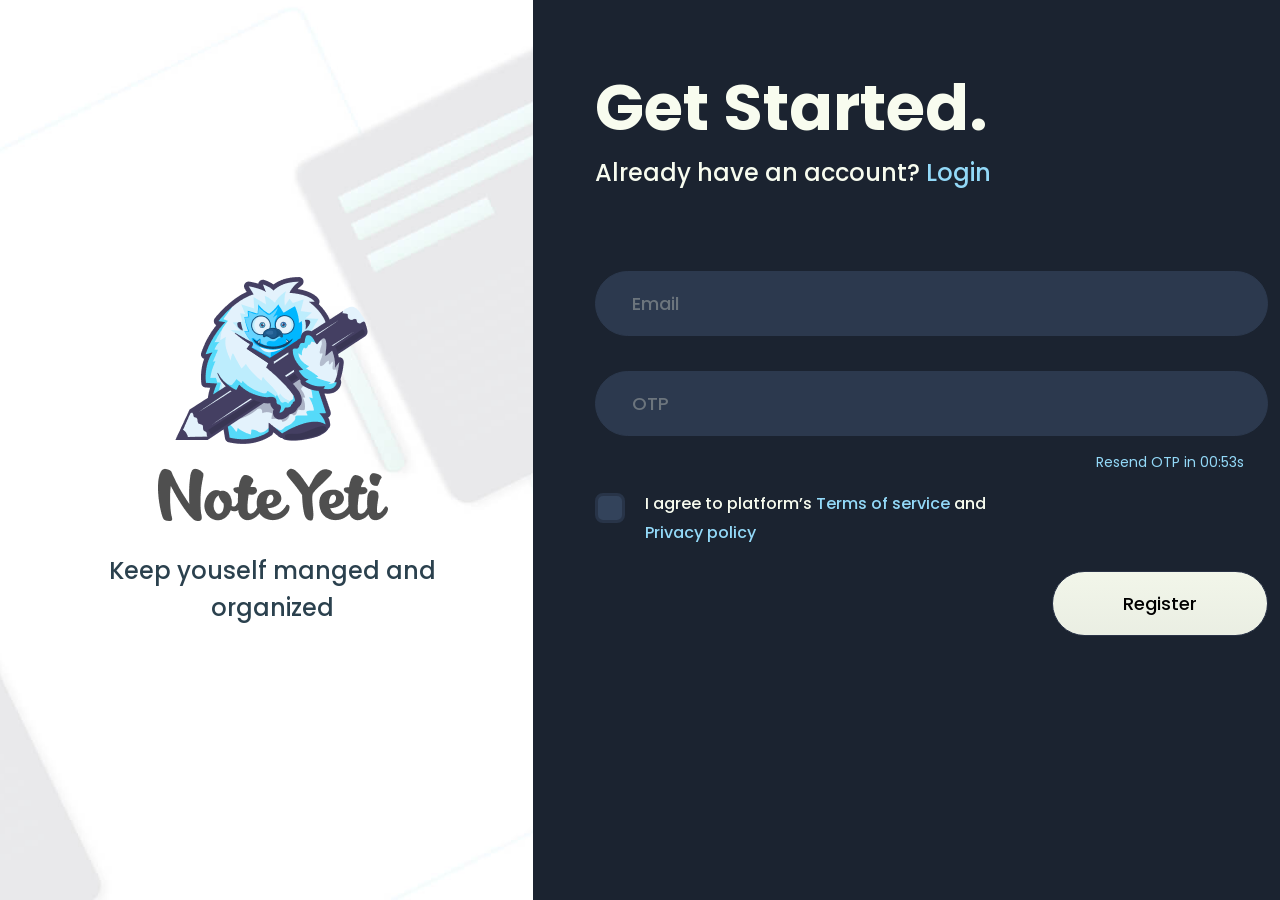
<file: index.html>
<!doctype html>
<html lang="en">

<head>
  <!-- Required Meta Tags Starts Here-->
  <meta charset="utf-8">
  <meta name="description" content="">
  <meta name="keywords" content="">
  <meta name="author" content="">
  <meta property="og:url" content="">
  <meta property="og:title" content="Note Yeti">
  <meta property="og:description" content="">
  <meta property="og:image" content="assets/images/og-image.png">
  <meta name="viewport" content="width=device-width, initial-scale=1">
  <!-- Required Meta Tags Ends Here-->

  <!-- CSS Style Link Starts Here -->
  <!-- Bootstrap CSS Link Starts Here-->
  <link rel="stylesheet" href="assets/css/vendor/bootstrap.min.css">
  <!-- Bootstrap CSS Link Ends Here-->

  <!-- Custom Template CSS Link Starts Here-->
  <link rel="stylesheet" href="assets/css/style.css">
  <!-- Custom Template CSS Link Ends Here-->
  <!-- CSS Style Link Ends Here -->

  <!-- Favicon Link Starts Here-->
  <link rel="icon" href="assets/images/favicon.png" sizes="16x16">
  <!-- Favicon Link Ends Here-->

  <!-- Website Title Starts Here -->
  <title>Note Yeti-Get Started</title>
  <!-- Website Title Ends Here -->
</head>

<body>
  <!-- Get Started Area Starts Here -->
  <section class="starting">
    <div class="container-fluid ms-0 me-0">
      <div class="row" style="height: 100vh;">
        <div class="col-lg-5 starting-bg pe-0 d-flex align-items-center justify-content-center py-4 py-lg-0"
          style="background-image: url(assets/images/background/01.jpg);">
          <div class="starting-left">
            <img src="assets/images/logo/logo.png" alt="Logo" class="img-fluid mx-auto d-block">
            <div class="starting-left-text">
              <h6 class="text-center lead text-secondary">Keep youself manged and</h6>
              <h6 class="text-center lead text-secondary mb-0">organized</h6>
            </div>
          </div>
        </div>
        <div class="col-lg-7 starting-right">
          <div class="starting-right-content">
            <h2 class="text-primary">Get Started.</h2>
            <p class="text-primary sub-heading mb-0">Already have an account? <a href="login.html" class="text-info">Login</a>
            </p>
            <div class="signup-form reg-info">
              <form>
                <div class="mb-35">
                  <input type="email" class="form-control custom-input" placeholder="Email">
                </div>
                <div class="mb-3">
                  <input type="text" class="form-control custom-input" placeholder="OTP">
                  <div class="mt-2 mt-lg-3 form-text text-info text-end me-4">Resend OTP in 00:53s</div>
                </div>

                <div class="mb-4 form-check">
                  <input type="checkbox" class="form-check-input custom-checkbox" id="check">
                  <label class="form-check-label text-primary fw-500" for="check"
                    style="max-width: 345px; line-height: 29px;">I agree to platform’s <span class="text-info">Terms of
                      service</span> and <span class="text-info">Privacy policy</span></label>
                </div>
                <div class="d-flex justify-content-end">
                  <button type="submit" class="btn-submit">Register</button>
                </div>
              </form>
            </div>
          </div>
        </div>
      </div>
    </div>
  </section>
  <!-- Get Started Area Ends Here -->

  <!-- Script Link Starts Here -->
  <!-- jQuery Link Starts Here -->
  <script src="assets/script/vendor/jquery-3.5.1.min.js"></script>
  <!-- jQuery Link Ends Here -->

  <!-- Bootstrap JS Link Starts Here -->
  <script src="assets/script/vendor/bootstrap.bundle.min.js"></script>
  <!-- Bootstrap JS Link Ends Here -->

  <!--Custom Template Script Link Starts Here -->
  <script src="assets/script/script.js"></script>
  <!--Custom Template Script Link Ends Here -->
  <!-- Script Link Ends Here -->

</body>

</html>
</file>
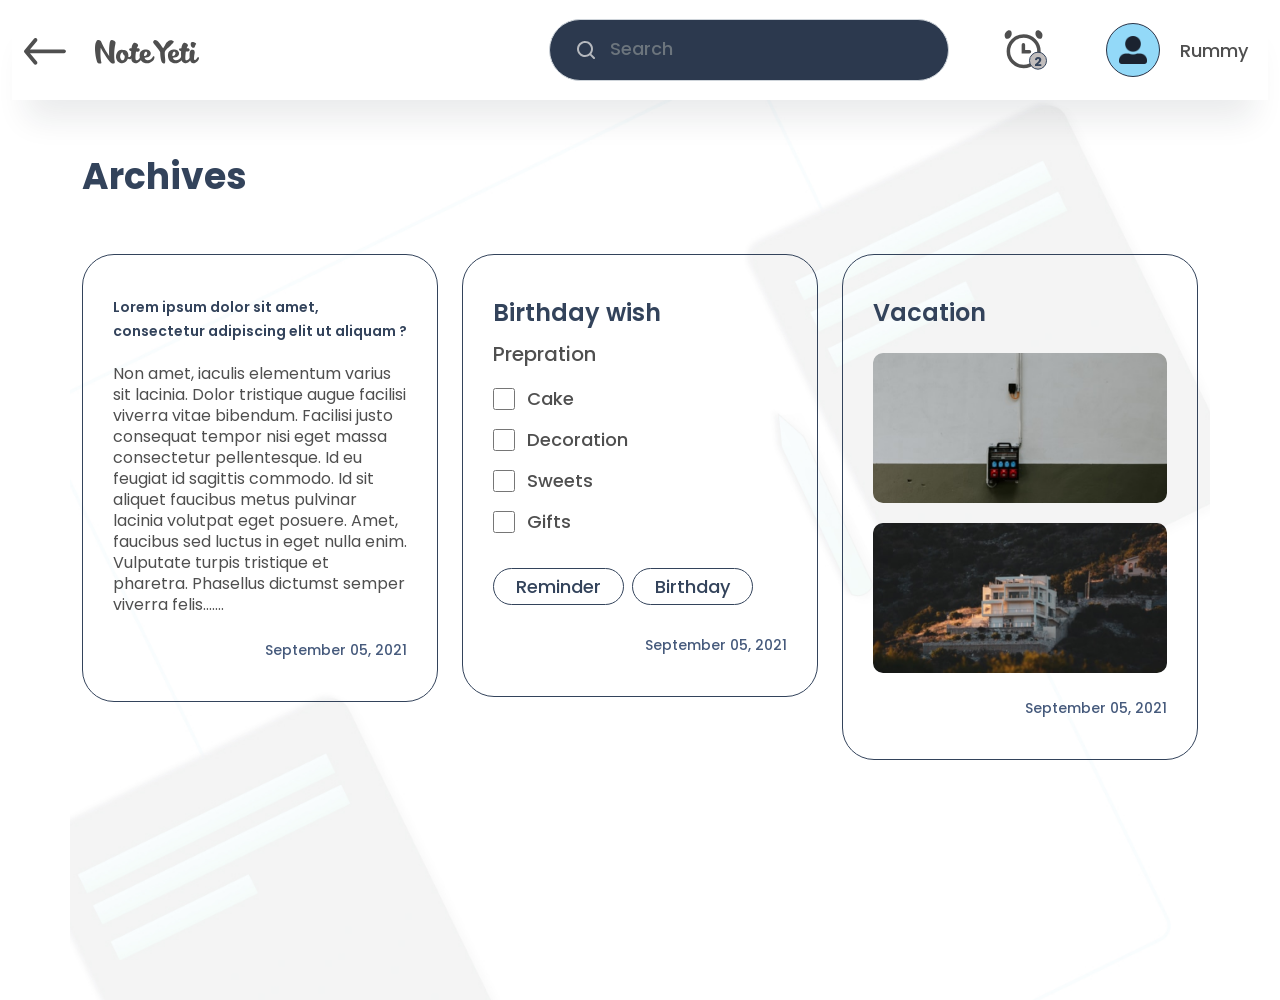
<file: archives.html>
<!doctype html>
<html lang="en">

<head>
  <!-- Required Meta Tags Starts Here-->
  <meta charset="utf-8">
  <meta name="description" content="">
  <meta name="keywords" content="">
  <meta name="author" content="">
  <meta property="og:url" content="">
  <meta property="og:title" content="Note Yeti">
  <meta property="og:description" content="">
  <meta property="og:image" content="assets/images/og-image.png">
  <meta name="viewport" content="width=device-width, initial-scale=1">
  <!-- Required Meta Tags Ends Here-->

  <!-- CSS Style Link Starts Here -->
  <!-- Bootstrap CSS Link Starts Here-->
  <link rel="stylesheet" href="assets/css/vendor/bootstrap.min.css">
  <!-- Bootstrap CSS Link Ends Here-->

  <!-- Custom Template CSS Link Starts Here-->
  <link rel="stylesheet" href="assets/css/style.css">
  <!-- Custom Template CSS Link Ends Here-->
  <!-- CSS Style Link Ends Here -->

  <!-- Favicon Link Starts Here-->
  <link rel="icon" href="assets/images/favicon.png" sizes="16x16">
  <!-- Favicon Link Ends Here-->

  <!-- Website Title Starts Here -->
  <title>Note Yeti-Archives</title>
  <!-- Website Title Ends Here -->
</head>

<body>
  <!-- Header Starts Here -->
  <header>
    <div class="container-fluid second-header">
      <nav class="navbar navbar-expand-lg navbar-light">
        <div class="container-fluid">
          <a class="navbar-brand back-logo" href="newnote.html">
            <img src="assets/images/icon/back.svg" alt="Back Icon" class="img-fluid me-4">
            <img src="assets/images/icon/logo.svg" alt="Logo">
          </a>
          <button class="navbar-toggler" type="button" data-bs-toggle="collapse" data-bs-target="#navbarSupportedContent" aria-controls="navbarSupportedContent" aria-expanded="false" aria-label="Toggle navigation">
            <span class="navbar-toggler-icon"></span>
          </button>
          <div class="collapse navbar-collapse" id="navbarSupportedContent">
            <ul class="navbar-nav ms-auto mb-2 mb-lg-0 d-flex align-items-center">
              <li class="last-item nav-item">
                <div class="search-box">
                  <form action="#">
                    <input type="search" id="search" placeholder="Search" class="form-control">
                    <button class="btn"><img src="assets/images/icon/search.svg" alt="Search"></button>
                  </form>
                </div>
              </li>
              <li class="nav-item">
                 <div class="notification">
                   <button type="button" class="btn">
                     <img src="assets/images/icon/clock.svg" alt="Clock" class="img-fluid">
                     <div class="notification-circle">
                       <span>2</span>
                     </div>
                   </button>
                 </div>
              </li>
              <li class="nav-item">
                <a class="nav-link avatar-area d-flex align-items-center justify-content-center" href="user.html">
                  <div class="avatar">
                    <img src="assets/images/icon/user.svg" alt="User" class="img-fluid">
                  </div>
                  <span>Rummy</span>
                </a>
              </li>
            </ul>
          </div>
        </div>
      </nav>
    </div>
  </header>
  <!-- Header Ends Here -->

  <!-- Archives Area Starts Here -->
  <section class="note-area archives-area mt-0">
    <div class="container">
      <div class="row user-profile justify-content-center" style="background-image: url(assets/images/background/02.jpg);">
        <div class="col-lg-12">
          <h4>Archives</h4>
          <div class="row">
            <div class="col-lg-4">
              <div class="archives-wizerd">
                <h6>Lorem ipsum dolor sit amet, consectetur adipiscing elit ut aliquam ?</h6>
                <p class="archives-wizerd-text">Non amet, iaculis elementum varius sit lacinia. Dolor tristique augue facilisi viverra vitae bibendum. Facilisi justo consequat tempor nisi eget massa consectetur pellentesque. Id eu feugiat id sagittis commodo. Id sit aliquet faucibus metus pulvinar lacinia volutpat eget posuere. Amet, faucibus sed luctus in eget nulla enim. Vulputate turpis tristique et pharetra. Phasellus dictumst semper viverra felis....... </p>
                <div class="d-flex justify-content-end">
                  <span class="date">September 05, 2021</span>
                </div>
              </div>
            </div>
            <div class="col-lg-4">
              <div class="archives-wizerd">
                <h6 class="archives-wizerd-title">Birthday wish</h6>
                <span class="archives-wizerd-subtitle">Prepration</span>
                <form action="#" class="selection-area archives-wizerd-selection">
                  <div class="selection-area-field">
                    <input type="checkbox" id="one">
                    <label for="one">Cake</label>
                  </div>
                  <div class="selection-area-field">
                    <input type="checkbox" id="two">
                    <label for="two">Decoration</label>
                  </div>
                  <div class="selection-area-field">
                    <input type="checkbox" id="three">
                    <label for="three">Sweets</label>
                  </div>
                  <div class="selection-area-field">
                    <input type="checkbox" id="four">
                    <label for="four">Gifts</label>
                  </div>
                  <div class="d-flex align-items-center selection-area-btns">
                    <button type="button" class="btn border-button me-2">Reminder</button>
                    <button type="button" class="btn border-button">Birthday</button>
                  </div>
                </form>
                <div class="d-flex justify-content-end">
                  <span class="date">September 05, 2021</span>
                </div>
              </div>
            </div>
            <div class="col-lg-4">
              <div class="archives-wizerd">
                <h6 class="archives-wizerd-title">Vacation</h6>
                <div class="archives-wizerd-images">
                  <img src="assets/images/card/01.png" alt="Card Image" class="img-fluid d-block">
                  <img src="assets/images/card/02.png" alt="Card Image" class="img-fluid d-block">
                </div>
                <div class="d-flex justify-content-end">
                  <span class="date">September 05, 2021</span>
                </div>
              </div>
            </div>
          </div>
        </div>
      </div>
    </div>
  </section>
  <!-- Archives Area Ends Here -->

  <!-- Script Link Starts Here -->
  <!-- jQuery Link Starts Here -->
  <script src="assets/script/vendor/jquery-3.5.1.min.js"></script>
  <!-- jQuery Link Ends Here -->

  <!-- Bootstrap JS Link Starts Here -->
  <script src="assets/script/vendor/bootstrap.bundle.min.js"></script>
  <!-- Bootstrap JS Link Ends Here -->

  <!--Custom Template Script Link Starts Here -->
  <script src="assets/script/script.js"></script>
  <!--Custom Template Script Link Ends Here -->
  <!-- Script Link Ends Here -->

</body>

</html>
</file>
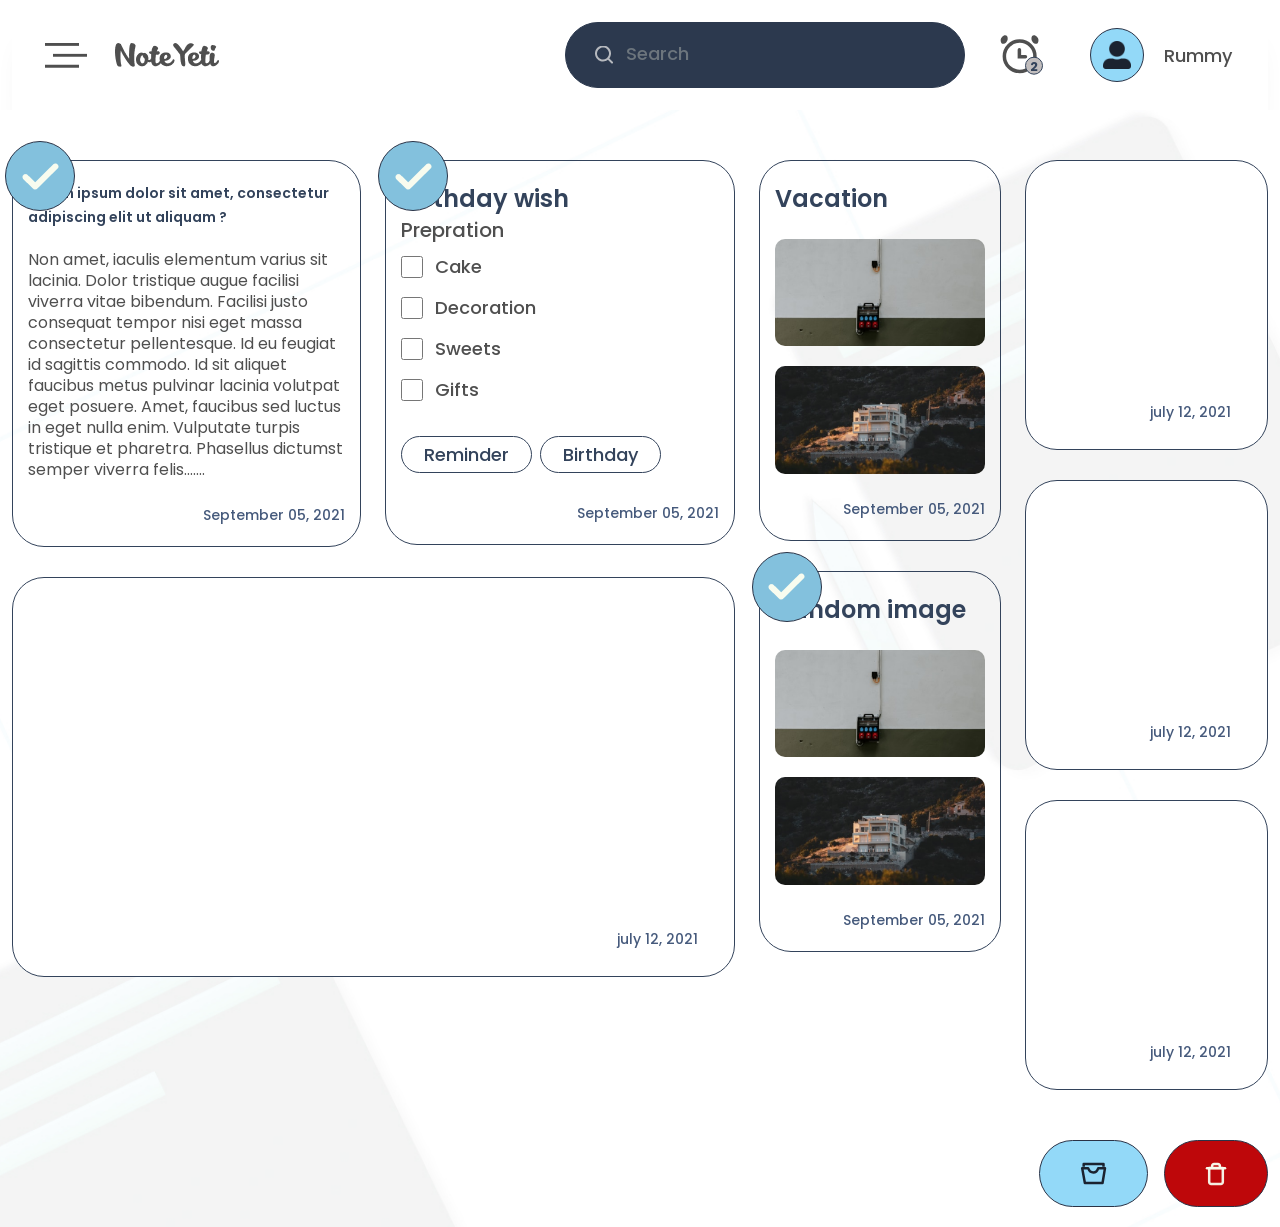
<file: clicking.html>
<!doctype html>
<html lang="en">

<head>
  <!-- Required Meta Tags Starts Here-->
  <meta charset="utf-8">
  <meta name="description" content="">
  <meta name="keywords" content="">
  <meta name="author" content="">
  <meta property="og:url" content="">
  <meta property="og:title" content="Note Yeti">
  <meta property="og:description" content="">
  <meta property="og:image" content="assets/images/og-image.png">
  <meta name="viewport" content="width=device-width, initial-scale=1">
  <!-- Required Meta Tags Ends Here-->

  <!-- CSS Style Link Starts Here -->
  <!-- Bootstrap CSS Link Starts Here-->
  <link rel="stylesheet" href="assets/css/vendor/bootstrap.min.css">
  <!-- Bootstrap CSS Link Ends Here-->

  <!-- Custom Template CSS Link Starts Here-->
  <link rel="stylesheet" href="assets/css/style.css">
  <!-- Custom Template CSS Link Ends Here-->
  <!-- CSS Style Link Ends Here -->

  <!-- Favicon Link Starts Here-->
  <link rel="icon" href="assets/images/favicon.png" sizes="16x16">
  <!-- Favicon Link Ends Here-->

  <!-- Website Title Starts Here -->
  <title>Note Yeti-While Right Clicking</title>
  <!-- Website Title Ends Here -->
</head>

<body>
  <!-- SideBar Starts Here -->
  <div class="sidebar-area" style="display:none" id="mySidebar">
    <div class="sidebar-area-item mb-0">
      <button onclick="w3_close()" class="btn close-btn">Close &times;</button>
    </div>
    <div class="sidebar-area-item">
      <a href="tags.html"><img src="assets/images/icon/01.png" alt="Icon" class="img-fluid"> <span>Manage
          tags</span></a>
    </div>
    <div class="sidebar-area-item">
      <a href="archives.html"><img src="assets/images/icon/02.png" alt="Icon" class="img-fluid">
        <span>Archives</span></a>
    </div>
    <div class="sidebar-area-item">
      <a href="user.html"><img src="assets/images/icon/03.png" alt="Icon" class="img-fluid"> <span>Manage
          Profile</span></a>
    </div>
    <div class="sidebar-area-item">

      <a href="reset.html"><img src="assets/images/icon/04.png" alt="Icon" class="img-fluid"> <span>Change
          password</span></a>
    </div>
    <div class="sidebar-area-item">
      <a href="subscription.html"><img src="assets/images/icon/05.png" alt="Icon" class="img-fluid">
        <span>Subscription</span></a>
    </div>
    <div class="sidebar-area-item">
      <a href="#"><img src="assets/images/icon/06.png" alt="Icon" class="img-fluid"><span>Logout</span></a>
    </div>
  </div>
  <!-- SideBar Ends Here -->

  <!-- Main Header Starts Here -->
  <header class="main-header" id="main-header">
    <div class="container-fluid">
      <nav>
        <div class="main-header-start">
          <div class="hamburger">
            <button class="btn hamburger-btn" onclick="w3_open()"><img src="assets/images/icon/mainhamburger.png"
                alt="Icon" class="img-fluid"></button>
          </div>
          <img src="assets/images/logo/small.png" alt="Logo" class="img-fluid">
        </div>
        <div class="main-header-end">
          <div class="search-field">
            <form action="#">
              <input type="search" placeholder="Search" class="form-control">
              <img src="assets/images/icon/search.svg" alt="icon" class="img-fluid">
            </form>
          </div>
          <div class="notification">
            <button type="button" class="btn">
              <img src="assets/images/icon/clock.svg" alt="Clock" class="img-fluid">
              <div class="notification-circle">
                <span>2</span>
              </div>
            </button>
          </div>
          <a class="nav-link avatar-area d-flex align-items-center justify-content-center" href="user.html">
            <div class="avatar">
              <img src="assets/images/icon/user.svg" alt="User" class="img-fluid">
            </div>
            <span>Rummy</span>
          </a>
        </div>
      </nav>
    </div>
  </header>
  <!-- Main Header Ends Here -->

  <!-- Home Screen Area Starts Here -->
  <section class="note-area home-screen clicking-area mt-0" id="click">
    <div class="container-fluid">
      <div class="row user-profile justify-content-center"
        style="background-image: url(assets/images/background/02.jpg);">
        <div class="col-lg-12">
          <div class="home-screen-top">
          </div>
        </div>
        <div class="col-lg-12">
          <div class="row">
            <div class="col-lg-7">
              <div class="row">
                <div class="col-lg-6">
                  <div class="archives-wizerd">
                    <h6>Lorem ipsum dolor sit amet, consectetur adipiscing elit ut aliquam ?</h6>
                    <p class="archives-wizerd-text">Non amet, iaculis elementum varius sit lacinia. Dolor tristique
                      augue facilisi viverra vitae bibendum. Facilisi justo consequat tempor nisi eget massa consectetur
                      pellentesque. Id eu feugiat id sagittis commodo. Id sit aliquet faucibus metus pulvinar lacinia
                      volutpat eget posuere. Amet, faucibus sed luctus in eget nulla enim. Vulputate turpis tristique et
                      pharetra. Phasellus dictumst semper viverra felis....... </p>
                    <div class="d-flex justify-content-end">
                      <span class="date">September 05, 2021</span>
                    </div>
                    <div class="right-click">
                      <img src="assets/images/icon/click.png" alt="Icon" class="img-fluid">
                    </div>
                  </div>
                </div>
                <div class="col-lg-6">
                  <div class="archives-wizerd">
                    <h6 class="archives-wizerd-title">Birthday wish</h6>
                    <span class="archives-wizerd-subtitle">Prepration</span>
                    <form action="#" class="selection-area archives-wizerd-selection">
                      <div class="selection-area-field">
                        <input type="checkbox" id="one">
                        <label for="one">Cake</label>
                      </div>
                      <div class="selection-area-field">
                        <input type="checkbox" id="two">
                        <label for="two">Decoration</label>
                      </div>
                      <div class="selection-area-field">
                        <input type="checkbox" id="three">
                        <label for="three">Sweets</label>
                      </div>
                      <div class="selection-area-field">
                        <input type="checkbox" id="four">
                        <label for="four">Gifts</label>
                      </div>
                      <div class="d-flex align-items-center selection-area-btns">
                        <button type="button" class="btn border-button me-2">Reminder</button>
                        <button type="button" class="btn border-button">Birthday</button>
                      </div>
                    </form>
                    <div class="d-flex justify-content-end">
                      <span class="date">September 05, 2021</span>
                    </div>
                    <div class="right-click">
                      <img src="assets/images/icon/click.png" alt="Icon" class="img-fluid">
                    </div>
                  </div>
                </div>
                <div class="col-lg-12">
                  <div class="null-wizerd">
                    <div class="null-wizerd-date">
                      <span>july 12, 2021</span>
                    </div>
                  </div>
                </div>
              </div>
            </div>
            <div class="col-lg-5">
              <div class="row">
                <div class="col-lg-6">
                  <div class="archives-wizerd">
                    <h6 class="archives-wizerd-title">Vacation</h6>
                    <div class="archives-wizerd-images">
                      <img src="assets/images/card/01.png" alt="Card Image" class="img-fluid d-block">
                      <img src="assets/images/card/02.png" alt="Card Image" class="img-fluid d-block">
                    </div>
                    <div class="d-flex justify-content-end">
                      <span class="date">September 05, 2021</span>
                    </div>
                  </div>
                  <div class="archives-wizerd">
                    <h6 class="archives-wizerd-title">Random image</h6>
                    <div class="archives-wizerd-images">
                      <img src="assets/images/card/01.png" alt="Card Image" class="img-fluid d-block">
                      <img src="assets/images/card/02.png" alt="Card Image" class="img-fluid d-block">
                    </div>
                    <div class="d-flex justify-content-end">
                      <span class="date">September 05, 2021</span>
                    </div>
                    <div class="right-click">
                      <img src="assets/images/icon/click.png" alt="Icon" class="img-fluid">
                    </div>
                  </div>
                </div>
                <div class="col-lg-6">
                  <div class="null-wizerd null-wizerd-sm">
                    <div class="null-wizerd-date">
                      <span>july 12, 2021</span>
                    </div>
                  </div>
                  <div class="null-wizerd null-wizerd-sm">
                    <div class="null-wizerd-date">
                      <span>july 12, 2021</span>
                    </div>
                  </div>
                  <div class="null-wizerd null-wizerd-sm">
                    <div class="null-wizerd-date">
                      <span>july 12, 2021</span>
                    </div>
                  </div>
                  <div class="d-flex justify-content-center justify-content-lg-end">
                    <button type="button" class="btn archives-btn me-3">
                      <img src="assets/images/icon/archives.svg" alt="Icon" class="img-fluid">
                    </button>
                    <button type="button" class="btn trash-btn">
                      <img src="assets/images/icon/trash-03.svg" alt="Icon" class="img-fluid">
                    </button>
                  </div>
                </div>
              </div>
            </div>
          </div>
        </div>
      </div>
    </div>
  </section>
  <!-- Home Screen Area Ends Here -->

  <!-- Script Link Starts Here -->
  <!-- jQuery Link Starts Here -->
  <script src="assets/script/vendor/jquery-3.5.1.min.js"></script>
  <!-- jQuery Link Ends Here -->

  <!-- Bootstrap JS Link Starts Here -->
  <script src="assets/script/vendor/bootstrap.bundle.min.js"></script>
  <!-- Bootstrap JS Link Ends Here -->

  <!--Custom Template Script Link Starts Here -->
  <script src="assets/script/script.js"></script>
  <!--Custom Template Script Link Ends Here -->
  <!-- Script Link Ends Here -->
  <script>
    function w3_open() {
      document.getElementById("mySidebar").style.display = "block";
      document.getElementById("main-header").style.display = "none";
      document.getElementById("click").style.display = "none";
    }

    function w3_close() {
      document.getElementById("mySidebar").style.display = "none";
      document.getElementById("main-header").style.display = "block";
      document.getElementById("click").style.display = "block";
    }
  </script>
</body>

</html>
</file>
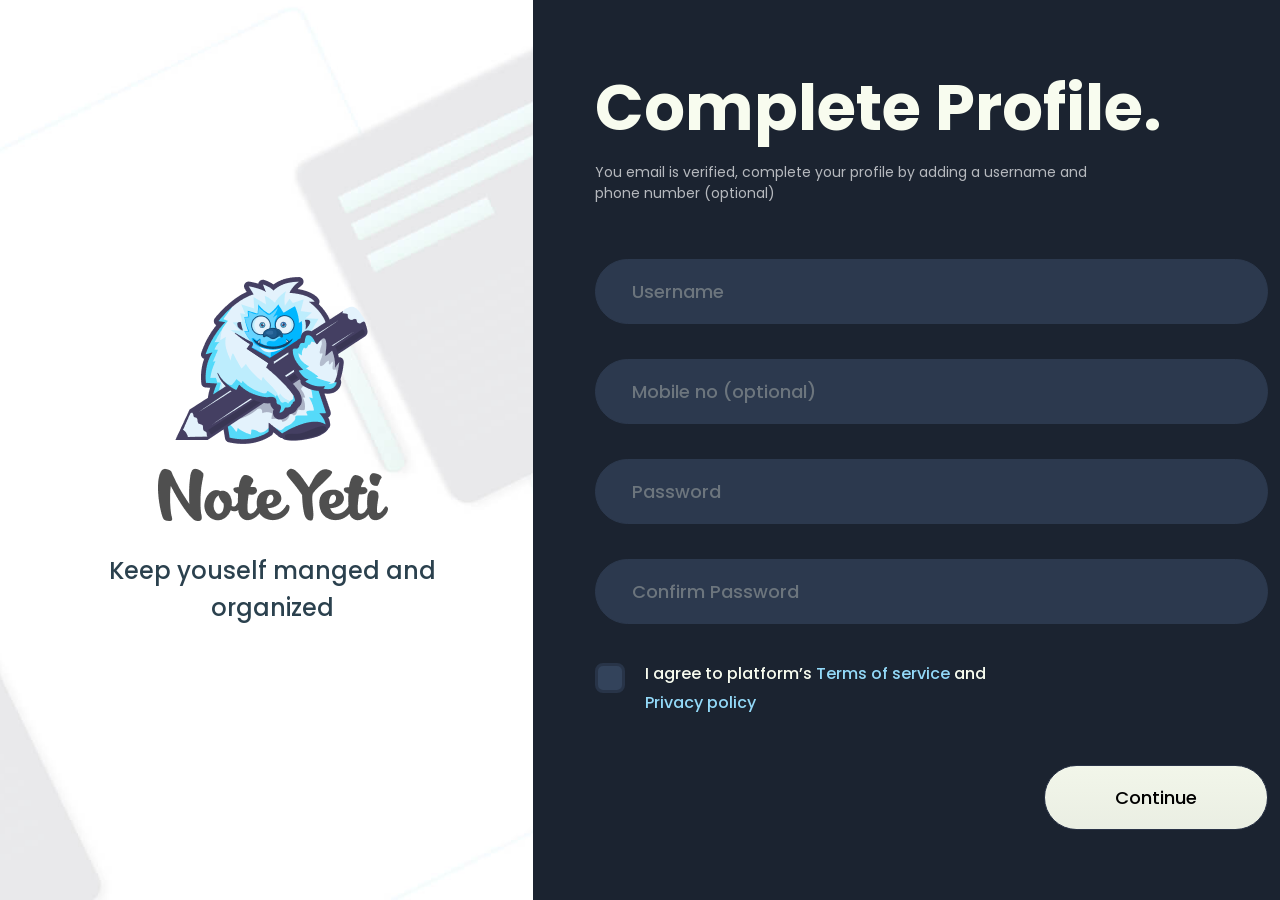
<file: detail.html>
<!doctype html>
<html lang="en">

<head>
  <!-- Required Meta Tags Starts Here-->
  <meta charset="utf-8">
  <meta name="description" content="">
  <meta name="keywords" content="">
  <meta name="author" content="">
  <meta property="og:url" content="">
  <meta property="og:title" content="Note Yeti">
  <meta property="og:description" content="">
  <meta property="og:image" content="assets/images/og-image.png">
  <meta name="viewport" content="width=device-width, initial-scale=1">
  <!-- Required Meta Tags Ends Here-->

  <!-- CSS Style Link Starts Here -->
  <!-- Bootstrap CSS Link Starts Here-->
  <link rel="stylesheet" href="assets/css/vendor/bootstrap.min.css">
  <!-- Bootstrap CSS Link Ends Here-->

  <!-- Custom Template CSS Link Starts Here-->
  <link rel="stylesheet" href="assets/css/style.css">
  <!-- Custom Template CSS Link Ends Here-->
  <!-- CSS Style Link Ends Here -->

  <!-- Favicon Link Starts Here-->
  <link rel="icon" href="assets/images/favicon.png" sizes="16x16">
  <!-- Favicon Link Ends Here-->

  <!-- Website Title Starts Here -->
  <title>Note Yeti-Complete Profile</title>
  <!-- Website Title Ends Here -->
</head>

<body>
  <!-- Get Started Area Starts Here -->
  <section class="starting">
    <div class="container-fluid ms-0 me-0">
      <div class="row" style="height: 100vh;">
        <div class="col-lg-5 starting-bg pe-0 d-flex align-items-center justify-content-center py-4 py-lg-0"
          style="background-image: url(assets/images/background/01.jpg);">
          <div class="starting-left">
            <img src="assets/images/logo/logo.png" alt="Logo" class="img-fluid mx-auto d-block">
            <div class="starting-left-text">
              <h6 class="text-center lead text-secondary">Keep youself manged and</h6>
              <h6 class="text-center lead text-secondary mb-0">organized</h6>
            </div>
          </div>
        </div>
        <div class="col-lg-7 starting-right sub-pages">
          <div class="starting-right-content">
            <h2 class="text-primary">Complete Profile.</h2>
            <p class="normal-heading">
              You email is verified, complete your profile by adding a username and phone number (optional)
            </p>
            <div class="signup-form">
              <form>
                <div class="mb-35">
                  <input type="text" class="form-control custom-input" placeholder="Username">
                </div>
                <div class="mb-35">
                  <input type="text" class="form-control custom-input" placeholder="Mobile no (optional)">
                </div>
                <div class="mb-35">
                  <input type="password" class="form-control custom-input" placeholder="Password">
                </div>
                <div class="mb-35">
                  <input type="password" class="form-control custom-input" placeholder="Confirm Password">
                </div>
                <div class="mb-4 form-check">
                  <input type="checkbox" class="form-check-input custom-checkbox" id="check">
                  <label class="form-check-label text-primary fw-500" for="check" style="max-width: 345px; line-height: 29px;">I agree to platform’s <span class="text-info">Terms of
                      service</span> and <span class="text-info">Privacy policy</span></label>
                </div>
                <div class="d-flex justify-content-end mt-5 submit-area">
                  <button type="submit" class="btn-submit">Continue</button>
                </div>
              </form>
            </div>
          </div>
        </div>
      </div>
    </div>
  </section>
  <!-- Get Started Area Ends Here -->

  <!-- Script Link Starts Here -->
  <!-- jQuery Link Starts Here -->
  <script src="assets/script/vendor/jquery-3.5.1.min.js"></script>
  <!-- jQuery Link Ends Here -->

  <!-- Bootstrap JS Link Starts Here -->
  <script src="assets/script/vendor/bootstrap.bundle.min.js"></script>
  <!-- Bootstrap JS Link Ends Here -->

  <!--Custom Template Script Link Starts Here -->
  <script src="assets/script/script.js"></script>
  <!--Custom Template Script Link Ends Here -->
  <!-- Script Link Ends Here -->

</body>

</html>
</file>
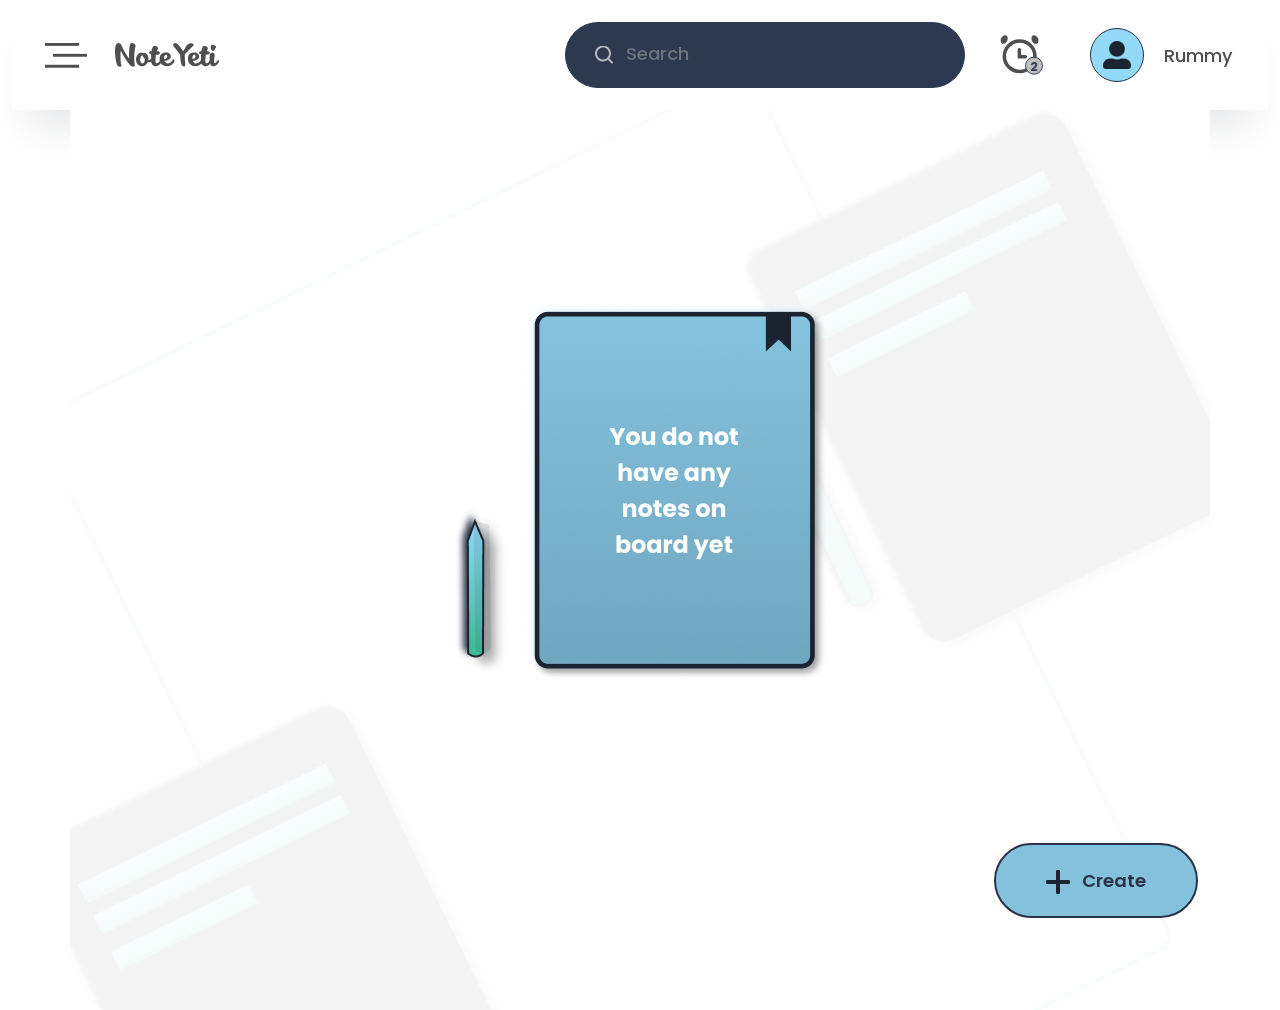
<file: empty.html>
<!doctype html>
<html lang="en">

<head>
  <!-- Required Meta Tags Starts Here-->
  <meta charset="utf-8">
  <meta name="description" content="">
  <meta name="keywords" content="">
  <meta name="author" content="">
  <meta property="og:url" content="">
  <meta property="og:title" content="Note Yeti">
  <meta property="og:description" content="">
  <meta property="og:image" content="assets/images/og-image.png">
  <meta name="viewport" content="width=device-width, initial-scale=1">
  <!-- Required Meta Tags Ends Here-->

  <!-- CSS Style Link Starts Here -->
  <!-- Bootstrap CSS Link Starts Here-->
  <link rel="stylesheet" href="assets/css/vendor/bootstrap.min.css">
  <!-- Bootstrap CSS Link Ends Here-->

  <!-- Custom Template CSS Link Starts Here-->
  <link rel="stylesheet" href="assets/css/style.css">
  <!-- Custom Template CSS Link Ends Here-->
  <!-- CSS Style Link Ends Here -->

  <!-- Favicon Link Starts Here-->
  <link rel="icon" href="assets/images/favicon.png" sizes="16x16">
  <!-- Favicon Link Ends Here-->

  <!-- Website Title Starts Here -->
  <title>Note Yeti-Empty Home Screen</title>
  <!-- Website Title Ends Here -->
</head>

<body>
  <!-- SideBar Starts Here -->
  <div class="sidebar-area" style="display:none" id="mySidebar">
    <div class="sidebar-area-item mb-0">
      <button onclick="w3_close()" class="btn close-btn">Close &times;</button>
    </div>
    <div class="sidebar-area-item">
      <a href="tags.html"><img src="assets/images/icon/01.png" alt="Icon" class="img-fluid"> <span>Manage
          tags</span></a>
    </div>
    <div class="sidebar-area-item">
      <a href="archives.html"><img src="assets/images/icon/02.png" alt="Icon" class="img-fluid">
        <span>Archives</span></a>
    </div>
    <div class="sidebar-area-item">
      <a href="user.html"><img src="assets/images/icon/03.png" alt="Icon" class="img-fluid"> <span>Manage
          Profile</span></a>
    </div>
    <div class="sidebar-area-item">

      <a href="reset.html"><img src="assets/images/icon/04.png" alt="Icon" class="img-fluid"> <span>Change
          password</span></a>
    </div>
    <div class="sidebar-area-item">
      <a href="subscription.html"><img src="assets/images/icon/05.png" alt="Icon" class="img-fluid">
        <span>Subscription</span></a>
    </div>
    <div class="sidebar-area-item">
      <a href="#"><img src="assets/images/icon/06.png" alt="Icon" class="img-fluid"><span>Logout</span></a>
    </div>
  </div>
  <!-- SideBar Ends Here -->

  <!-- Main Header Starts Here -->
  <header class="main-header" id="main-header">
    <div class="container-fluid">
      <nav>
        <div class="main-header-start">
          <div class="hamburger">
            <button class="btn hamburger-btn" onclick="w3_open()"><img src="assets/images/icon/mainhamburger.png"
                alt="Icon" class="img-fluid"></button>
          </div>
          <img src="assets/images/logo/small.png" alt="Logo" class="img-fluid">
        </div>
        <div class="main-header-end">
          <div class="search-field">
            <form action="#">
              <input type="search" placeholder="Search" class="form-control">
              <img src="assets/images/icon/search.svg" alt="icon" class="img-fluid">
            </form>
          </div>
          <div class="notification">
            <button type="button" class="btn">
              <img src="assets/images/icon/clock.svg" alt="Clock" class="img-fluid">
              <div class="notification-circle">
                <span>2</span>
              </div>
            </button>
          </div>
          <a class="nav-link avatar-area d-flex align-items-center justify-content-center" href="user.html">
            <div class="avatar">
              <img src="assets/images/icon/user.svg" alt="User" class="img-fluid">
            </div>
            <span>Rummy</span>
          </a>
        </div>
      </nav>
    </div>
  </header>
  <!-- Main Header Ends Here -->

  <!-- Note Area Starts Here -->
  <section class="note-area mt-0 empty-screen" id="empty">
    <div class="container">
      <div class="row user-profile justify-content-center align-items-center"
        style="background-image: url(assets/images/background/02.jpg);">
        <div class="col-lg-6 text-center">
          <img src="assets/images/screen/empty.png" alt="Image" class="img-fluid">
        </div>
        <div class="d-flex justify-content-center justify-content-lg-end">
          <a href="newnote.html" class="btn accent-btn-sm">
            <svg width="24" height="24" viewBox="0 0 24 24" fill="none" xmlns="http://www.w3.org/2000/svg">
              <path
                d="M24 12C24 13.106 23.904 14 22.798 14H14V22.798C14 23.902 13.106 24 12 24C10.894 24 10 23.902 10 22.798V14H1.202C0.0979997 14 0 13.106 0 12C0 10.894 0.0979997 10 1.202 10H10V1.202C10 0.0959997 10.894 0 12 0C13.106 0 14 0.0959997 14 1.202V10H22.798C23.904 10 24 10.894 24 12Z"
                fill="#1B2330"></path>
            </svg>
            Create</a>
        </div>
      </div>
    </div>
    </div>
  </section>
  <!-- Note Area Ends Here -->

  <!-- Script Link Starts Here -->
  <!-- jQuery Link Starts Here -->
  <script src="assets/script/vendor/jquery-3.5.1.min.js"></script>
  <!-- jQuery Link Ends Here -->

  <!-- Bootstrap JS Link Starts Here -->
  <script src="assets/script/vendor/bootstrap.bundle.min.js"></script>
  <!-- Bootstrap JS Link Ends Here -->

  <!--Custom Template Script Link Starts Here -->
  <script src="assets/script/script.js"></script>
  <!--Custom Template Script Link Ends Here -->
  <!-- Script Link Ends Here -->
  <script>
    function w3_open() {
      document.getElementById("mySidebar").style.display = "block";
      document.getElementById("main-header").style.display = "none";
      document.getElementById("empty").style.display = "none";
    }

    function w3_close() {
      document.getElementById("mySidebar").style.display = "none";
      document.getElementById("main-header").style.display = "block";
      document.getElementById("empty").style.display = "block";
    }
  </script>
</body>

</html>
</file>
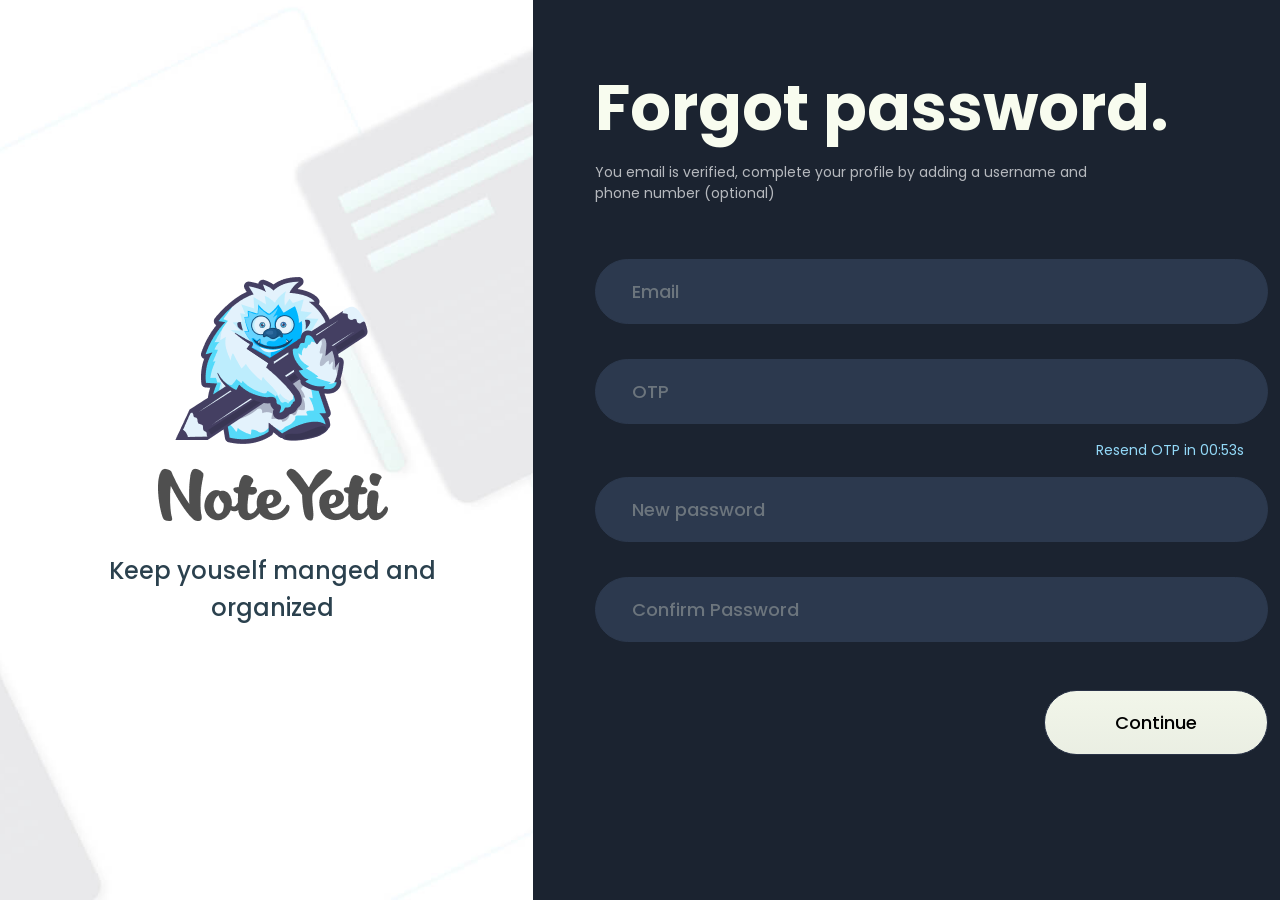
<file: forgot.html>
<!doctype html>
<html lang="en">

<head>
  <!-- Required Meta Tags Starts Here-->
  <meta charset="utf-8">
  <meta name="description" content="">
  <meta name="keywords" content="">
  <meta name="author" content="">
  <meta property="og:url" content="">
  <meta property="og:title" content="Note Yeti">
  <meta property="og:description" content="">
  <meta property="og:image" content="assets/images/og-image.png">
  <meta name="viewport" content="width=device-width, initial-scale=1">
  <!-- Required Meta Tags Ends Here-->

  <!-- CSS Style Link Starts Here -->
  <!-- Bootstrap CSS Link Starts Here-->
  <link rel="stylesheet" href="assets/css/vendor/bootstrap.min.css">
  <!-- Bootstrap CSS Link Ends Here-->

  <!-- Custom Template CSS Link Starts Here-->
  <link rel="stylesheet" href="assets/css/style.css">
  <!-- Custom Template CSS Link Ends Here-->
  <!-- CSS Style Link Ends Here -->

  <!-- Favicon Link Starts Here-->
  <link rel="icon" href="assets/images/favicon.png" sizes="16x16">
  <!-- Favicon Link Ends Here-->

  <!-- Website Title Starts Here -->
  <title>Note Yeti-Forgot Password</title>
  <!-- Website Title Ends Here -->
</head>

<body>
  <!-- Get Started Area Starts Here -->
  <section class="starting">
    <div class="container-fluid ms-0 me-0">
      <div class="row" style="height: 100vh;">
        <div class="col-lg-5 starting-bg pe-0 d-flex align-items-center justify-content-center py-4 py-lg-0"
          style="background-image: url(assets/images/background/01.jpg);">
          <div class="starting-left">
            <img src="assets/images/logo/logo.png" alt="Logo" class="img-fluid mx-auto d-block">
            <div class="starting-left-text">
              <h6 class="text-center lead text-secondary">Keep youself manged and</h6>
              <h6 class="text-center lead text-secondary mb-0">organized</h6>
            </div>
          </div>
        </div>
        <div class="col-lg-7 starting-right sub-pages">
          <div class="starting-right-content">
            <h2 class="text-primary">Forgot password.</h2>
            <p class="normal-heading">
              You email is verified, complete your profile by adding a username and phone number (optional)
            </p>
            <div class="signup-form">
              <form>
                <div class="mb-35">
                  <input type="email" class="form-control custom-input" placeholder="Email">
                </div>
                <div class="mb-3">
                  <input type="text" class="form-control custom-input" placeholder="OTP">
                  <div class="mt-2 mt-lg-3 form-text text-info text-end me-4">Resend OTP in 00:53s</div>
                </div>
                <div class="mb-35">
                  <input type="password" class="form-control custom-input" placeholder="New password">
                </div>
                <div class="mb-35">
                  <input type="password" class="form-control custom-input" placeholder="Confirm Password">
                </div>
                <div class="d-flex justify-content-end mt-5 submit-area">
                  <button type="submit" class="btn-submit">Continue</button>
                </div>
              </form>
            </div>
          </div>
        </div>
      </div>
    </div>
  </section>
  <!-- Get Started Area Ends Here -->

  <!-- Script Link Starts Here -->
  <!-- jQuery Link Starts Here -->
  <script src="assets/script/vendor/jquery-3.5.1.min.js"></script>
  <!-- jQuery Link Ends Here -->

  <!-- Bootstrap JS Link Starts Here -->
  <script src="assets/script/vendor/bootstrap.bundle.min.js"></script>
  <!-- Bootstrap JS Link Ends Here -->

  <!--Custom Template Script Link Starts Here -->
  <script src="assets/script/script.js"></script>
  <!--Custom Template Script Link Ends Here -->
  <!-- Script Link Ends Here -->

</body>

</html>
</file>
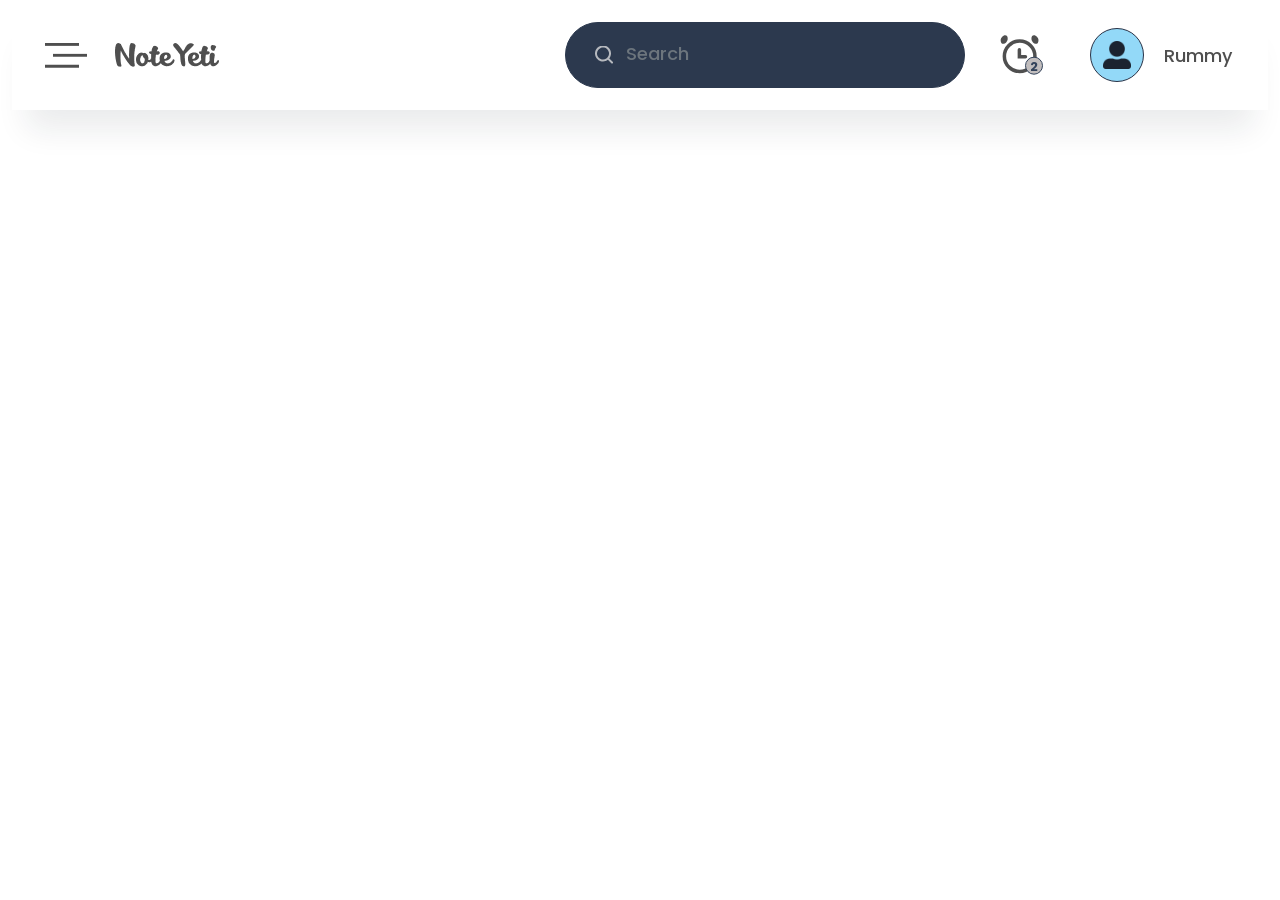
<file: header.html>
<!doctype html>
<html lang="en">

<head>
  <!-- Required Meta Tags Starts Here-->
  <meta charset="utf-8">
  <meta name="description" content="">
  <meta name="keywords" content="">
  <meta name="author" content="">
  <meta property="og:url" content="">
  <meta property="og:title" content="Note Yeti">
  <meta property="og:description" content="">
  <meta property="og:image" content="assets/images/og-image.png">
  <meta name="viewport" content="width=device-width, initial-scale=1">
  <!-- Required Meta Tags Ends Here-->

  <!-- CSS Style Link Starts Here -->
  <!-- Bootstrap CSS Link Starts Here-->
  <link rel="stylesheet" href="assets/css/vendor/bootstrap.min.css">
  <!-- Bootstrap CSS Link Ends Here-->

  <!-- Custom Template CSS Link Starts Here-->
  <link rel="stylesheet" href="assets/css/style.css">
  <!-- Custom Template CSS Link Ends Here-->
  <!-- CSS Style Link Ends Here -->

  <!-- Favicon Link Starts Here-->
  <link rel="icon" href="assets/images/favicon.png" sizes="16x16">
  <!-- Favicon Link Ends Here-->

  <!-- Website Title Starts Here -->
  <title>Note Yeti-Main Header</title>
  <!-- Website Title Ends Here -->
</head>

<body>
  <!-- SideBar Starts Here -->
  <div class="sidebar-area" style="display:none" id="mySidebar">
    <div class="sidebar-area-item mb-0">
      <button onclick="w3_close()" class="btn close-btn">Close &times;</button>
    </div>
    <div class="sidebar-area-item">
      <a href="tags.html"><img src="assets/images/icon/01.png" alt="Icon" class="img-fluid"> <span>Manage tags</span></a>
    </div>
    <div class="sidebar-area-item">
      <a href="archives.html"><img src="assets/images/icon/02.png" alt="Icon" class="img-fluid"> <span>Archives</span></a>
    </div>
    <div class="sidebar-area-item">
      <a href="user.html"><img src="assets/images/icon/03.png" alt="Icon" class="img-fluid"> <span>Manage Profile</span></a>
    </div>
    <div class="sidebar-area-item">
      
      <a href="reset.html"><img src="assets/images/icon/04.png" alt="Icon" class="img-fluid"> <span>Change password</span></a>
    </div>
    <div class="sidebar-area-item">
      <a href="subscription.html"><img src="assets/images/icon/05.png" alt="Icon" class="img-fluid"> <span>Subscription</span></a>
    </div>
    <div class="sidebar-area-item">
      <a href="#"><img src="assets/images/icon/06.png" alt="Icon" class="img-fluid"><span>Logout</span></a>
    </div>
  </div>
  <!-- SideBar Ends Here -->

  <!-- Main Header Starts Here -->
  <header class="main-header" id="main-header">
    <div class="container-fluid">
      <nav>
        <div class="main-header-start">
          <div class="hamburger">
            <button class="btn hamburger-btn" onclick="w3_open()"><img src="assets/images/icon/mainhamburger.png" alt="Icon" class="img-fluid"></button>
          </div>
          <img src="assets/images/logo/small.png" alt="Logo" class="img-fluid"> 
        </div>
        <div class="main-header-end">
          <div class="search-field">
            <form action="#">
              <input type="search" placeholder="Search" class="form-control">
              <img src="assets/images/icon/search.svg" alt="icon" class="img-fluid">
            </form>
          </div>
          <div class="notification">
            <button type="button" class="btn">
              <img src="assets/images/icon/clock.svg" alt="Clock" class="img-fluid">
              <div class="notification-circle">
                <span>2</span>
              </div>
            </button>
          </div>
          <a class="nav-link avatar-area d-flex align-items-center justify-content-center" href="user.html">
            <div class="avatar">
              <img src="assets/images/icon/user.svg" alt="User" class="img-fluid">
            </div>
            <span>Rummy</span>
          </a>
        </div>
      </nav>
    </div>
  </header>
  <!-- Main Header Ends Here -->

  <!-- Script Link Starts Here -->
  <!-- jQuery Link Starts Here -->
  <script src="assets/script/vendor/jquery-3.5.1.min.js"></script>
  <!-- jQuery Link Ends Here -->

  <!-- Bootstrap JS Link Starts Here -->
  <script src="assets/script/vendor/bootstrap.bundle.min.js"></script>
  <!-- Bootstrap JS Link Ends Here -->

  <!--Custom Template Script Link Starts Here -->
  <script src="assets/script/script.js"></script>
  <!--Custom Template Script Link Ends Here -->
  <!-- Script Link Ends Here -->
</body>

</html>
</file>
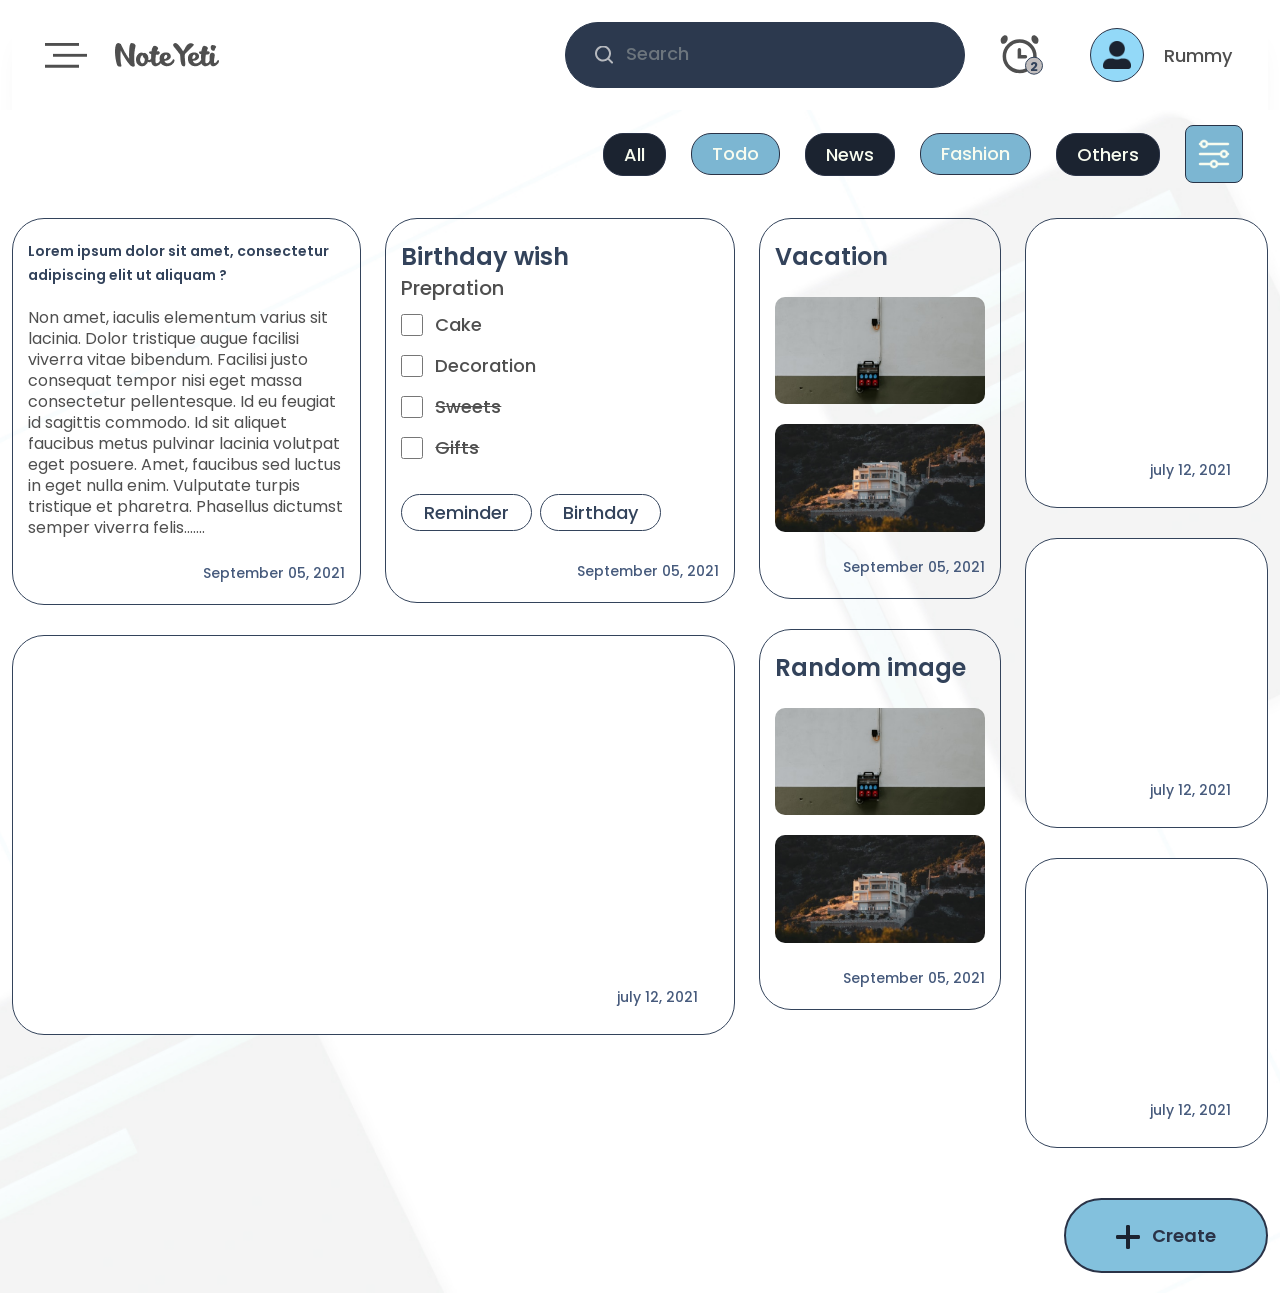
<file: home.html>
<!doctype html>
<html lang="en">

<head>
  <!-- Required Meta Tags Starts Here-->
  <meta charset="utf-8">
  <meta name="description" content="">
  <meta name="keywords" content="">
  <meta name="author" content="">
  <meta property="og:url" content="">
  <meta property="og:title" content="Note Yeti">
  <meta property="og:description" content="">
  <meta property="og:image" content="assets/images/og-image.png">
  <meta name="viewport" content="width=device-width, initial-scale=1">
  <!-- Required Meta Tags Ends Here-->

  <!-- CSS Style Link Starts Here -->
  <!-- Bootstrap CSS Link Starts Here-->
  <link rel="stylesheet" href="assets/css/vendor/bootstrap.min.css">
  <!-- Bootstrap CSS Link Ends Here-->

  <!-- Custom Template CSS Link Starts Here-->
  <link rel="stylesheet" href="assets/css/style.css">
  <!-- Custom Template CSS Link Ends Here-->
  <!-- CSS Style Link Ends Here -->

  <!-- Favicon Link Starts Here-->
  <link rel="icon" href="assets/images/favicon.png" sizes="16x16">
  <!-- Favicon Link Ends Here-->

  <!-- Website Title Starts Here -->
  <title>Note Yeti-Home Screen</title>
  <!-- Website Title Ends Here -->
</head>

<body>
  <!-- SideBar Starts Here -->
  <div class="sidebar-area" style="display:none" id="mySidebar">
    <div class="sidebar-area-item mb-0">
      <button onclick="w3_close()" class="btn close-btn">Close &times;</button>
    </div>
    <div class="sidebar-area-item">
      <a href="tags.html"><img src="assets/images/icon/01.png" alt="Icon" class="img-fluid"> <span>Manage tags</span></a>
    </div>
    <div class="sidebar-area-item">
      <a href="archives.html"><img src="assets/images/icon/02.png" alt="Icon" class="img-fluid"> <span>Archives</span></a>
    </div>
    <div class="sidebar-area-item">
      <a href="user.html"><img src="assets/images/icon/03.png" alt="Icon" class="img-fluid"> <span>Manage Profile</span></a>
    </div>
    <div class="sidebar-area-item">
      
      <a href="reset.html"><img src="assets/images/icon/04.png" alt="Icon" class="img-fluid"> <span>Change password</span></a>
    </div>
    <div class="sidebar-area-item">
      <a href="subscription.html"><img src="assets/images/icon/05.png" alt="Icon" class="img-fluid"> <span>Subscription</span></a>
    </div>
    <div class="sidebar-area-item">
      <a href="#"><img src="assets/images/icon/06.png" alt="Icon" class="img-fluid"><span>Logout</span></a>
    </div>
  </div>
  <!-- SideBar Ends Here -->

  <!-- Main Header Starts Here -->
  <header class="main-header" id="main-header">
    <div class="container-fluid">
      <nav>
        <div class="main-header-start">
          <div class="hamburger">
            <button class="btn hamburger-btn" onclick="w3_open()"><img src="assets/images/icon/mainhamburger.png" alt="Icon" class="img-fluid"></button>
          </div>
          <img src="assets/images/logo/small.png" alt="Logo" class="img-fluid"> 
        </div>
        <div class="main-header-end">
          <div class="search-field">
            <form action="#">
              <input type="search" placeholder="Search" class="form-control">
              <img src="assets/images/icon/search.svg" alt="icon" class="img-fluid">
            </form>
          </div>
          <div class="notification">
            <button type="button" class="btn">
              <img src="assets/images/icon/clock.svg" alt="Clock" class="img-fluid">
              <div class="notification-circle">
                <span>2</span>
              </div>
            </button>
          </div>
          <a class="nav-link avatar-area d-flex align-items-center justify-content-center" href="user.html">
            <div class="avatar">
              <img src="assets/images/icon/user.svg" alt="User" class="img-fluid">
            </div>
            <span>Rummy</span>
          </a>
        </div>
      </nav>
    </div>
  </header>
  <!-- Main Header Ends Here -->


  <!-- Home Screen Area Starts Here -->
  <section class="note-area home-screen mt-0" id="home-screen">
    <div class="container-fluid">
      <div class="row user-profile justify-content-center"
        style="background-image: url(assets/images/background/02.jpg);">
        <div class="col-lg-12">
          <div class="home-screen-top">
            <button type="button" class="btn dark-btn">All</button>
            <button type="button" class="btn info-btn">Todo</button>
            <button type="button" class="btn dark-btn">News</button>
            <button type="button" class="btn info-btn">Fashion</button>
            <button type="button" class="btn dark-btn">Others</button>
            <div class="dropdown">
              <button type="button" class="btn filter-bnt dropbtn" onclick="myFunction()" style="background-image: url(assets/images/icon/filter.svg);">
              </button>
              <div id="myDropdown" class="dropdown-content">
                <a href="#"><img src="assets/images/icon/updown.svg" alt="icon" class="img-fluid">Date created</a>
                <a href="#"><img src="assets/images/icon/updown.svg" alt="icon" class="img-fluid">Date modified</a>
              </div>
            </div>
          </div>
        </div>
        <div class="col-lg-12">
          <div class="row">
            <div class="col-lg-7">
              <div class="row">
                <div class="col-lg-6">
                  <div class="archives-wizerd">
                    <h6>Lorem ipsum dolor sit amet, consectetur adipiscing elit ut aliquam ?</h6>
                    <p class="archives-wizerd-text">Non amet, iaculis elementum varius sit lacinia. Dolor tristique
                      augue facilisi viverra vitae bibendum. Facilisi justo consequat tempor nisi eget massa consectetur
                      pellentesque. Id eu feugiat id sagittis commodo. Id sit aliquet faucibus metus pulvinar lacinia
                      volutpat eget posuere. Amet, faucibus sed luctus in eget nulla enim. Vulputate turpis tristique et
                      pharetra. Phasellus dictumst semper viverra felis....... </p>
                    <div class="d-flex justify-content-end">
                      <span class="date">September 05, 2021</span>
                    </div>
                  </div>
                </div>
                <div class="col-lg-6">
                  <div class="archives-wizerd">
                    <h6 class="archives-wizerd-title">Birthday wish</h6>
                    <span class="archives-wizerd-subtitle">Prepration</span>
                    <form action="#" class="selection-area archives-wizerd-selection">
                      <div class="selection-area-field">
                        <input type="checkbox" id="one">
                        <label for="one">Cake</label>
                      </div>
                      <div class="selection-area-field">
                        <input type="checkbox" id="two">
                        <label for="two">Decoration</label>
                      </div>
                      <div class="selection-area-field">
                        <input type="checkbox" id="three">
                        <label for="three"><del>Sweets</del></label>
                      </div>
                      <div class="selection-area-field">
                        <input type="checkbox" id="four">
                        <label for="four"><del>Gifts</del></label>
                      </div>
                      <div class="d-flex align-items-center selection-area-btns">
                        <button type="button" class="btn border-button me-2">Reminder</button>
                        <button type="button" class="btn border-button">Birthday</button>
                      </div>
                    </form>
                    <div class="d-flex justify-content-end">
                      <span class="date">September 05, 2021</span>
                    </div>
                  </div>
                </div>
                <div class="col-lg-12">
                  <div class="null-wizerd">
                    <div class="null-wizerd-date">
                      <span>july 12, 2021</span>
                    </div>
                  </div>
                </div>
              </div>
            </div>
            <div class="col-lg-5">
              <div class="row">
                <div class="col-lg-6">
                  <div class="archives-wizerd">
                    <h6 class="archives-wizerd-title">Vacation</h6>
                    <div class="archives-wizerd-images">
                      <img src="assets/images/card/01.png" alt="Card Image" class="img-fluid d-block">
                      <img src="assets/images/card/02.png" alt="Card Image" class="img-fluid d-block">
                    </div>
                    <div class="d-flex justify-content-end">
                      <span class="date">September 05, 2021</span>
                    </div>
                  </div>
                  <div class="archives-wizerd">
                    <h6 class="archives-wizerd-title">Random image</h6>
                    <div class="archives-wizerd-images">
                      <img src="assets/images/card/01.png" alt="Card Image" class="img-fluid d-block">
                      <img src="assets/images/card/02.png" alt="Card Image" class="img-fluid d-block">
                    </div>
                    <div class="d-flex justify-content-end">
                      <span class="date">September 05, 2021</span>
                    </div>
                  </div>
                </div>
                <div class="col-lg-6">
                  <div class="null-wizerd null-wizerd-sm">
                    <div class="null-wizerd-date">
                      <span>july 12, 2021</span>
                    </div>
                  </div>
                  <div class="null-wizerd null-wizerd-sm">
                    <div class="null-wizerd-date">
                      <span>july 12, 2021</span>
                    </div>
                  </div>
                  <div class="null-wizerd null-wizerd-sm">
                    <div class="null-wizerd-date">
                      <span>july 12, 2021</span>
                    </div>
                  </div>
                  <div class="d-flex justify-content-center justify-content-lg-end">
                    <a href="newnote.html" class="btn accent-btn-sm">
                      <svg width="24" height="24" viewBox="0 0 24 24" fill="none" xmlns="http://www.w3.org/2000/svg">
                        <path
                          d="M24 12C24 13.106 23.904 14 22.798 14H14V22.798C14 23.902 13.106 24 12 24C10.894 24 10 23.902 10 22.798V14H1.202C0.0979997 14 0 13.106 0 12C0 10.894 0.0979997 10 1.202 10H10V1.202C10 0.0959997 10.894 0 12 0C13.106 0 14 0.0959997 14 1.202V10H22.798C23.904 10 24 10.894 24 12Z"
                          fill="#1B2330"></path>
                      </svg>
                      Create</a>
                  </div>
                </div>
              </div>
            </div>
          </div>
        </div>
      </div>
    </div>
  </section>
  <!-- Home Screen Area Ends Here -->

  <!-- Script Link Starts Here -->
  <!-- jQuery Link Starts Here -->
  <script src="assets/script/vendor/jquery-3.5.1.min.js"></script>
  <!-- jQuery Link Ends Here -->

  <!-- Bootstrap JS Link Starts Here -->
  <script src="assets/script/vendor/bootstrap.bundle.min.js"></script>
  <!-- Bootstrap JS Link Ends Here -->

  <!--Custom Template Script Link Starts Here -->
  <script src="assets/script/script.js"></script>
  <!--Custom Template Script Link Ends Here -->
  <!-- Script Link Ends Here -->

</body>

</html>
</file>
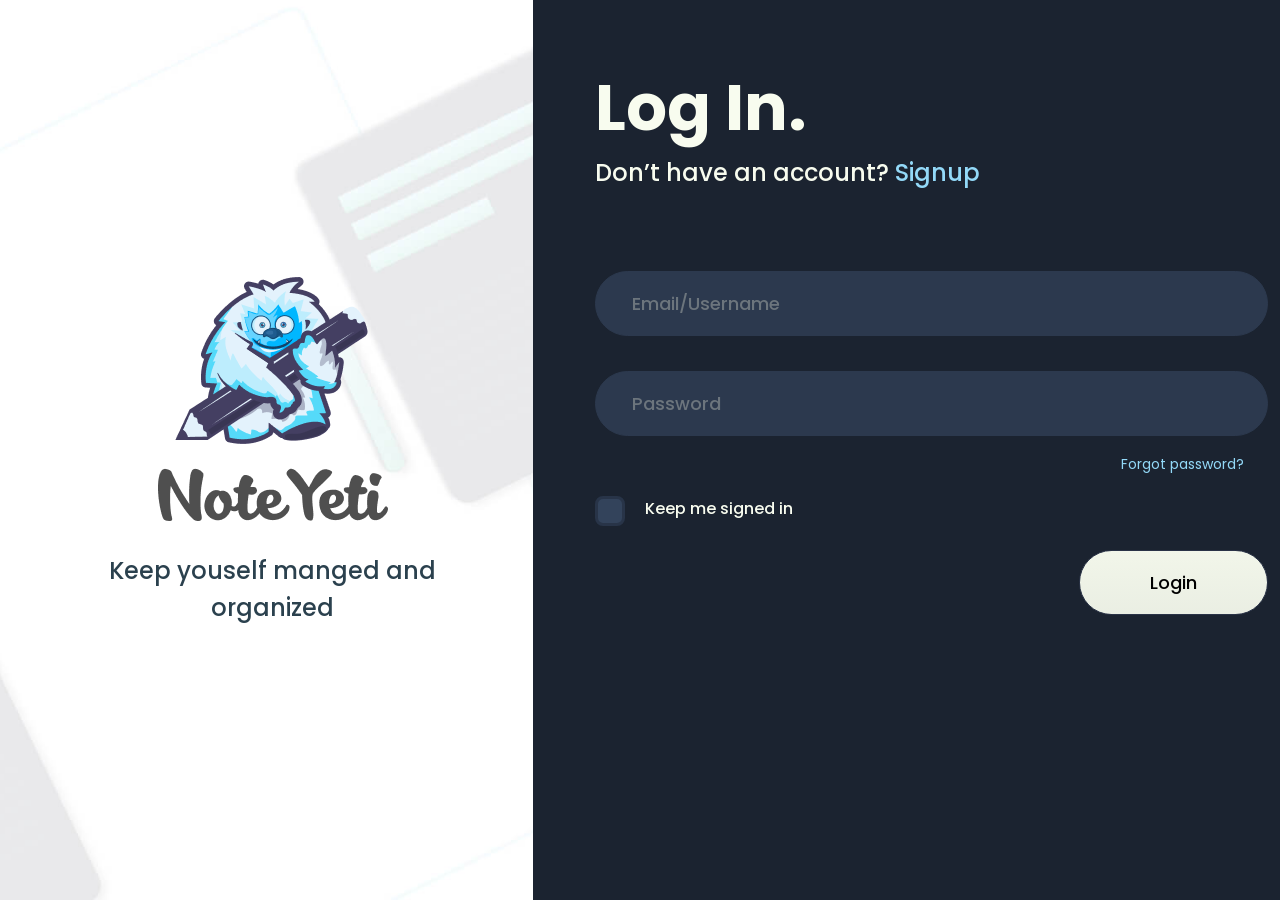
<file: login.html>
<!doctype html>
<html lang="en">

<head>
  <!-- Required Meta Tags Starts Here-->
  <meta charset="utf-8">
  <meta name="description" content="">
  <meta name="keywords" content="">
  <meta name="author" content="">
  <meta property="og:url" content="">
  <meta property="og:title" content="Note Yeti">
  <meta property="og:description" content="">
  <meta property="og:image" content="assets/images/og-image.png">
  <meta name="viewport" content="width=device-width, initial-scale=1">
  <!-- Required Meta Tags Ends Here-->

  <!-- CSS Style Link Starts Here -->
  <!-- Bootstrap CSS Link Starts Here-->
  <link rel="stylesheet" href="assets/css/vendor/bootstrap.min.css">
  <!-- Bootstrap CSS Link Ends Here-->

  <!-- Custom Template CSS Link Starts Here-->
  <link rel="stylesheet" href="assets/css/style.css">
  <!-- Custom Template CSS Link Ends Here-->
  <!-- CSS Style Link Ends Here -->

  <!-- Favicon Link Starts Here-->
  <link rel="icon" href="assets/images/favicon.png" sizes="16x16">
  <!-- Favicon Link Ends Here-->

  <!-- Website Title Starts Here -->
  <title>Note Yeti-Login</title>
  <!-- Website Title Ends Here -->
</head>

<body>
  <!-- Get Started Area Starts Here -->
  <section class="starting">
    <div class="container-fluid ms-0 me-0">
      <div class="row" style="height: 100vh;">
        <div class="col-lg-5 starting-bg pe-0 d-flex align-items-center justify-content-center py-4 py-lg-0"
          style="background-image: url(assets/images/background/01.jpg);">
          <div class="starting-left">
            <img src="assets/images/logo/logo.png" alt="Logo" class="img-fluid mx-auto d-block">
            <div class="starting-left-text">
              <h6 class="text-center lead text-secondary">Keep youself manged and</h6>
              <h6 class="text-center lead text-secondary mb-0">organized</h6>
            </div>
          </div>
        </div>
        <div class="col-lg-7 starting-right">
          <div class="starting-right-content">
            <h2 class="text-primary">Log In.</h2>
            <p class="text-primary sub-heading mb-0">Don’t have an account? <a href="index.html" class="text-info">Signup</a>
            </p>
            <div class="signup-form reg-info">
              <form>
                <div class="mb-35">
                  <input type="text" class="form-control custom-input" placeholder="Email/Username">
                </div>
                <div class="mb-3">
                  <input type="password" class="form-control custom-input" placeholder="Password">
                  <div class="mt-2 mt-lg-3 text-end me-4"><a href="forgot.html" class="form-text text-info">Forgot password?</a></div>
                </div>

                <div class="mb-4 form-check">
                  <div class="d-flex align-items-center">
                    <input type="checkbox" class="form-check-input custom-checkbox" id="check">
                    <label class="form-check-label text-primary fw-500" for="check"
                      style="max-width: 345px; line-height: 29px;">Keep me signed in</label>
                  </div>
                </div>
                <div class="d-flex justify-content-end">
                  <button type="submit" class="btn-submit">Login</button>
                </div>
              </form>
            </div>
          </div>
        </div>
      </div>
    </div>
  </section>
  <!-- Get Started Area Ends Here -->

  <!-- Script Link Starts Here -->
  <!-- jQuery Link Starts Here -->
  <script src="assets/script/vendor/jquery-3.5.1.min.js"></script>
  <!-- jQuery Link Ends Here -->

  <!-- Bootstrap JS Link Starts Here -->
  <script src="assets/script/vendor/bootstrap.bundle.min.js"></script>
  <!-- Bootstrap JS Link Ends Here -->

  <!--Custom Template Script Link Starts Here -->
  <script src="assets/script/script.js"></script>
  <!--Custom Template Script Link Ends Here -->
  <!-- Script Link Ends Here -->

</body>

</html>
</file>
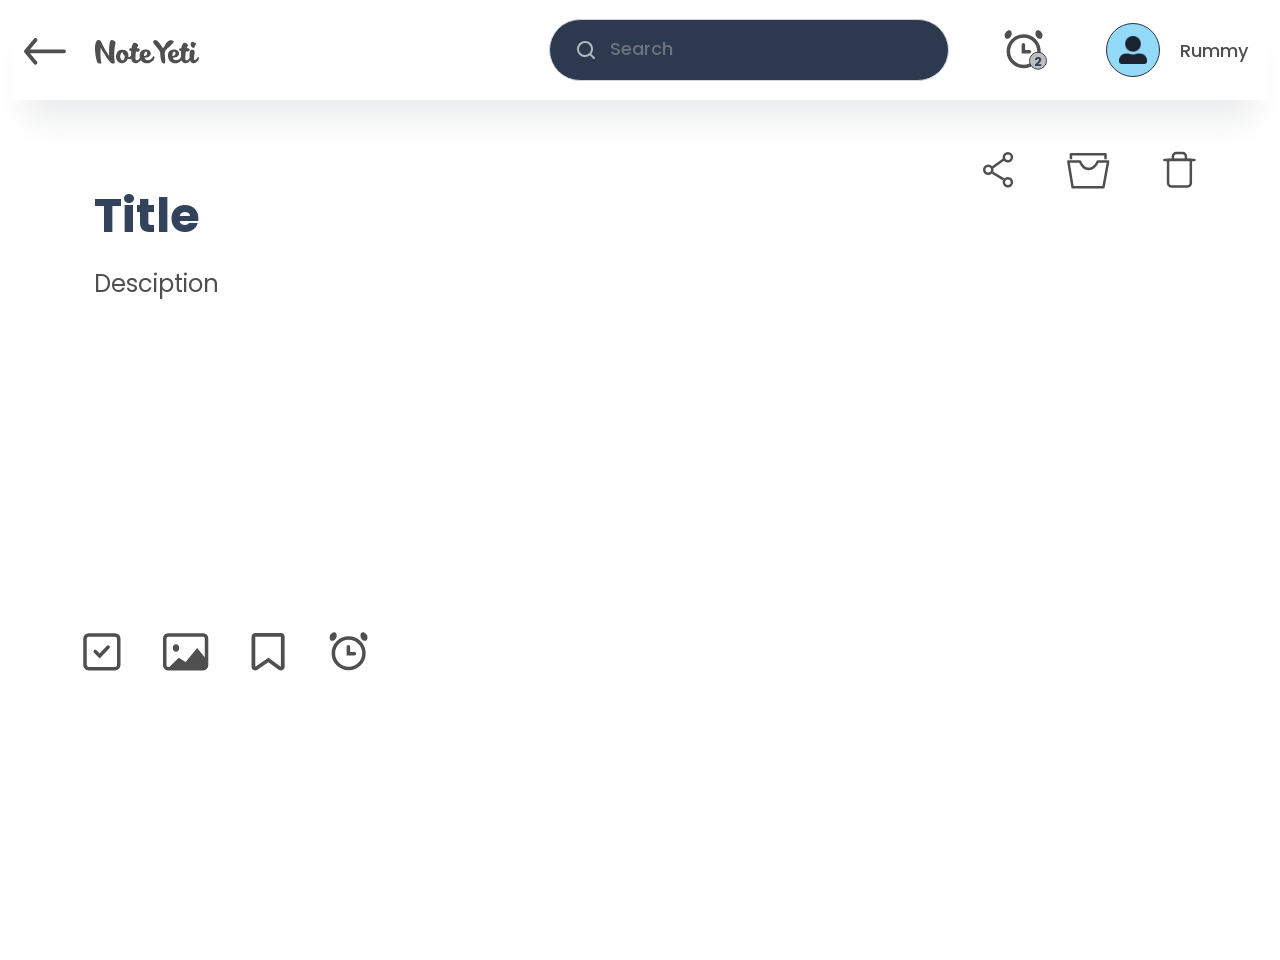
<file: newnote.html>
<!doctype html>
<html lang="en">

<head>
  <!-- Required Meta Tags Starts Here-->
  <meta charset="utf-8">
  <meta name="description" content="">
  <meta name="keywords" content="">
  <meta name="author" content="">
  <meta property="og:url" content="">
  <meta property="og:title" content="Note Yeti">
  <meta property="og:description" content="">
  <meta property="og:image" content="assets/images/og-image.png">
  <meta name="viewport" content="width=device-width, initial-scale=1">
  <!-- Required Meta Tags Ends Here-->

  <!-- CSS Style Link Starts Here -->
  <!-- Bootstrap CSS Link Starts Here-->
  <link rel="stylesheet" href="assets/css/vendor/bootstrap.min.css">
  <!-- Bootstrap CSS Link Ends Here-->

  <!-- Custom Template CSS Link Starts Here-->
  <link rel="stylesheet" href="assets/css/style.css">
  <!-- Custom Template CSS Link Ends Here-->
  <!-- CSS Style Link Ends Here -->

  <!-- Favicon Link Starts Here-->
  <link rel="icon" href="assets/images/favicon.png" sizes="16x16">
  <!-- Favicon Link Ends Here-->

  <!-- Website Title Starts Here -->
  <title>Note Yeti-New Note</title>
  <!-- Website Title Ends Here -->
</head>

<body>
  <!-- Header Starts Here -->
  <header>
    <div class="container-fluid second-header">
      <nav class="navbar navbar-expand-lg navbar-light">
        <div class="container-fluid">
          <a class="navbar-brand back-logo" href="newnote.html">
            <img src="assets/images/icon/back.svg" alt="Back Icon" class="img-fluid me-4">
            <img src="assets/images/icon/logo.svg" alt="Logo">
          </a>
          <button class="navbar-toggler" type="button" data-bs-toggle="collapse" data-bs-target="#navbarSupportedContent" aria-controls="navbarSupportedContent" aria-expanded="false" aria-label="Toggle navigation">
            <span class="navbar-toggler-icon"></span>
          </button>
          <div class="collapse navbar-collapse" id="navbarSupportedContent">
            <ul class="navbar-nav ms-auto mb-2 mb-lg-0 d-flex align-items-center">
              <li class="last-item nav-item">
                <div class="search-box">
                  <form action="#">
                    <input type="search" id="search" placeholder="Search" class="form-control">
                    <button class="btn"><img src="assets/images/icon/search.svg" alt="Search"></button>
                  </form>
                </div>
              </li>
              <li class="nav-item">
                 <div class="notification">
                   <button type="button" class="btn">
                     <img src="assets/images/icon/clock.svg" alt="Clock" class="img-fluid">
                     <div class="notification-circle">
                       <span>2</span>
                     </div>
                   </button>
                 </div>
              </li>
              <li class="nav-item">
                <a class="nav-link avatar-area d-flex align-items-center justify-content-center" href="user.html">
                  <div class="avatar">
                    <img src="assets/images/icon/user.svg" alt="User" class="img-fluid">
                  </div>
                  <span>Rummy</span>
                </a>
              </li>
            </ul>
          </div>
        </div>
      </nav>
    </div>
  </header>
  <!-- Header Ends Here -->

  <!-- Note Area Starts Here -->
  <section class="note-area">
    <div class="container">
      <div class="row">
        <div class="col-lg-12">
          <div class="note-area-heading">
            <div class="mt-0 mt-lg-4">
              <form action="#" class="title-text">
                <textarea placeholder="Title" class="form-control"></textarea>
              </form>
              <!-- <span class="sub-heading">Desciption</span> -->
            </div>
            <div class="note-area-right d-flex align-items-center mt-0">
              <button type="button" class="btn">
                <img src="assets/images/icon/share.svg" alt="Icon" class="img-fluid">
                <div class="tooltip-text">
                  <span>Share</span>
                </div>
              </button>
              <button type="button" class="btn">
                <img src="assets/images/icon/file.svg" alt="Icon" class="img-fluid">
                <div class="tooltip-text">
                  <span>Archive</span>
                </div>
              </button>
              <button type="button" class="btn">
                <img src="assets/images/icon/trash.svg" alt="Icon" class="img-fluid">
                <div class="tooltip-text">
                  <span>Delete</span>
                </div>
              </button>
            </div>
          </div>
        </div>
      </div>
      <div class="row note-area-content">
        <div class="col-lg-12">
          <form action="#" class="desciption-text">
            <textarea placeholder="Desciption" class="form-control"></textarea>
          </form>
        </div>
      </div>
      <div class="row">
        <div class="col-lg-12">
          <div class="note-area-footer d-flex align-items-center">
            <button type="button" class="btn"><img src="assets/images/icon/tick.svg" alt="Icon" class="img-fluid"></button>
            <button type="button" class="btn"><img src="assets/images/icon/image.svg" alt="Icon" class="img-fluid"></button>
            <button type="button" class="btn"><img src="assets/images/icon/save.svg" alt="Icon" class="img-fluid"></button>
            <button type="button" class="btn"><img src="assets/images/icon/clock.svg" alt="Icon" class="img-fluid"></button>
          </div>
        </div>
      </div>
    </div>
  </section>
  <!-- Note Area Ends Here -->

  <!-- Script Link Starts Here -->
  <!-- jQuery Link Starts Here -->
  <script src="assets/script/vendor/jquery-3.5.1.min.js"></script>
  <!-- jQuery Link Ends Here -->

  <!-- Bootstrap JS Link Starts Here -->
  <script src="assets/script/vendor/bootstrap.bundle.min.js"></script>
  <!-- Bootstrap JS Link Ends Here -->

  <!--Custom Template Script Link Starts Here -->
  <script src="assets/script/script.js"></script>
  <!--Custom Template Script Link Ends Here -->
  <!-- Script Link Ends Here -->

</body>

</html>
</file>
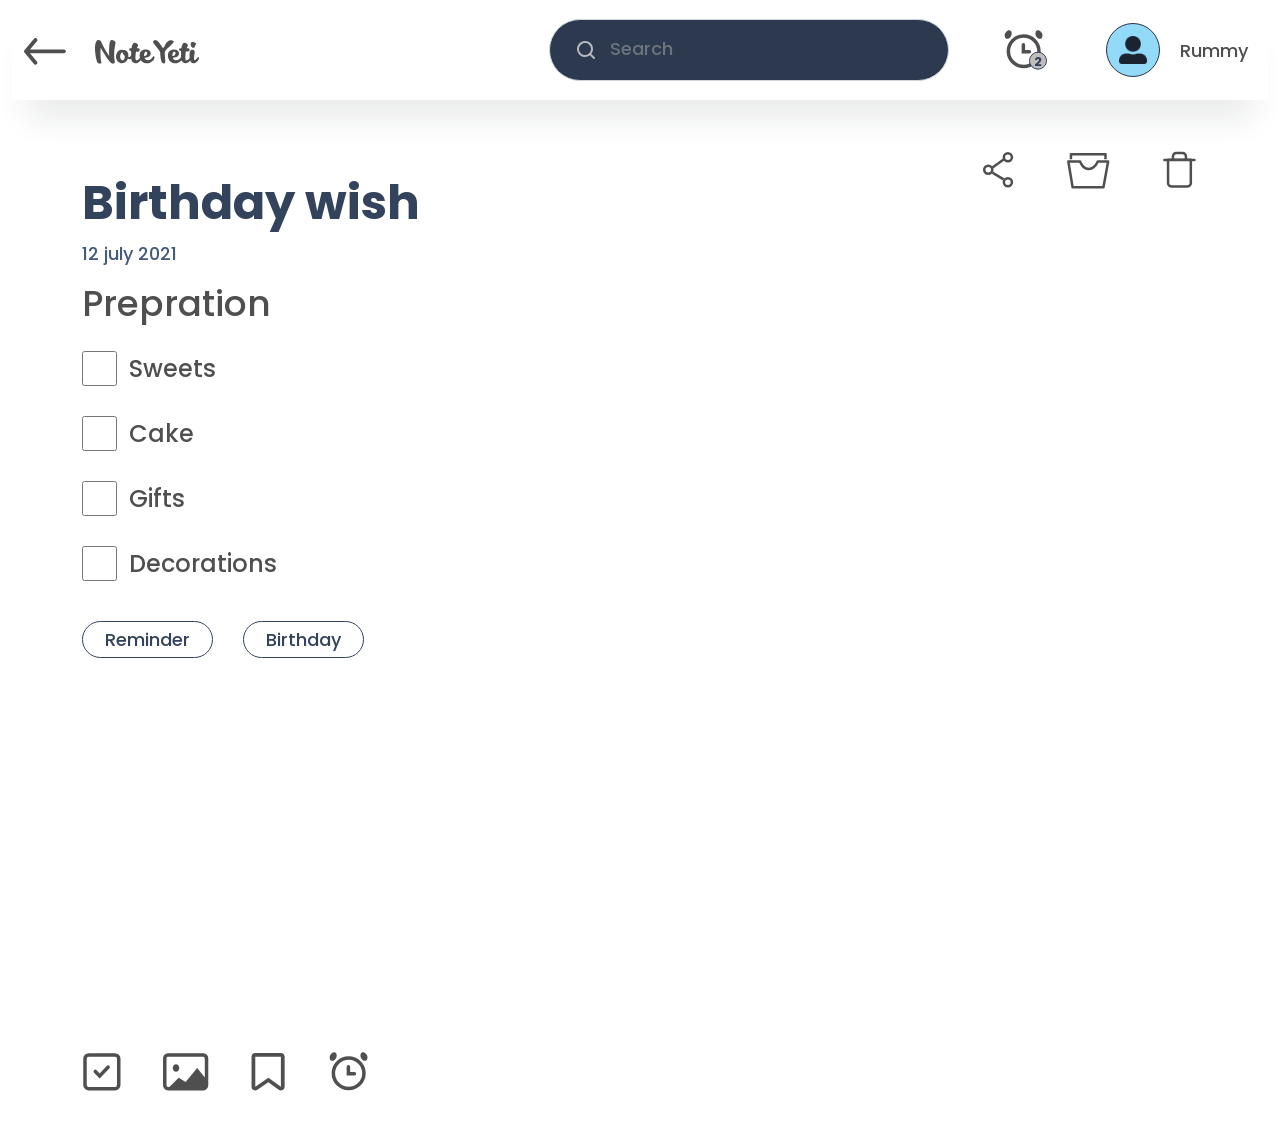
<file: notescreen.html>
<!doctype html>
<html lang="en">

<head>
  <!-- Required Meta Tags Starts Here-->
  <meta charset="utf-8">
  <meta name="description" content="">
  <meta name="keywords" content="">
  <meta name="author" content="">
  <meta property="og:url" content="">
  <meta property="og:title" content="Note Yeti">
  <meta property="og:description" content="">
  <meta property="og:image" content="assets/images/og-image.png">
  <meta name="viewport" content="width=device-width, initial-scale=1">
  <!-- Required Meta Tags Ends Here-->

  <!-- CSS Style Link Starts Here -->
  <!-- Bootstrap CSS Link Starts Here-->
  <link rel="stylesheet" href="assets/css/vendor/bootstrap.min.css">
  <!-- Bootstrap CSS Link Ends Here-->

  <!-- Custom Template CSS Link Starts Here-->
  <link rel="stylesheet" href="assets/css/style.css">
  <!-- Custom Template CSS Link Ends Here-->
  <!-- CSS Style Link Ends Here -->

  <!-- Favicon Link Starts Here-->
  <link rel="icon" href="assets/images/favicon.png" sizes="16x16">
  <!-- Favicon Link Ends Here-->

  <!-- Website Title Starts Here -->
  <title>Note Yeti-Main Note Screen</title>
  <!-- Website Title Ends Here -->
</head>

<body>
  <!-- Header Starts Here -->
  <header>
    <div class="container-fluid second-header">
      <nav class="navbar navbar-expand-lg navbar-light">
        <div class="container-fluid">
          <a class="navbar-brand back-logo" href="newnote.html">
            <img src="assets/images/icon/back.svg" alt="Back Icon" class="img-fluid me-4">
            <img src="assets/images/icon/logo.svg" alt="Logo">
          </a>
          <button class="navbar-toggler" type="button" data-bs-toggle="collapse" data-bs-target="#navbarSupportedContent" aria-controls="navbarSupportedContent" aria-expanded="false" aria-label="Toggle navigation">
            <span class="navbar-toggler-icon"></span>
          </button>
          <div class="collapse navbar-collapse" id="navbarSupportedContent">
            <ul class="navbar-nav ms-auto mb-2 mb-lg-0 d-flex align-items-center">
              <li class="last-item nav-item">
                <div class="search-box">
                  <form action="#">
                    <input type="search" id="search" placeholder="Search" class="form-control">
                    <button class="btn"><img src="assets/images/icon/search.svg" alt="Search"></button>
                  </form>
                </div>
              </li>
              <li class="nav-item">
                 <div class="notification">
                   <button type="button" class="btn">
                     <img src="assets/images/icon/clock.svg" alt="Clock" class="img-fluid">
                     <div class="notification-circle">
                       <span>2</span>
                     </div>
                   </button>
                 </div>
              </li>
              <li class="nav-item">
                <a class="nav-link avatar-area d-flex align-items-center justify-content-center" href="user.html">
                  <div class="avatar">
                    <img src="assets/images/icon/user.svg" alt="User" class="img-fluid">
                  </div>
                  <span>Rummy</span>
                </a>
              </li>
            </ul>
          </div>
        </div>
      </nav>
    </div>
  </header>
  <!-- Header Ends Here -->

  <!-- Note Area Starts Here -->
  <section class="note-area">
    <div class="container">
      <div class="row h-100">
        <div class="col-lg-12">
          <div class="note-area-heading">
            <div class="mt-4">
              <h3>Birthday wish</h3>
              <span style="font-weight: 500; font-size: 18px; color: #465A7C;">12 july 2021</span>
              <span class="main-lead d-block">Prepration</span>
              <form action="#" class="selection-area">
                <div class="selection-area-field">
                  <input type="checkbox" id="one">
                  <label for="one">Sweets</label>
                </div>
                <div class="selection-area-field">
                  <input type="checkbox" id="two">
                  <label for="two">Cake</label>
                </div>
                <div class="selection-area-field">
                  <input type="checkbox" id="three">
                  <label for="three">Gifts</label>
                </div>
                <div class="selection-area-field">
                  <input type="checkbox" id="four">
                  <label for="four">Decorations</label>
                </div>
                <div class="d-flex align-items-center selection-area-btns">
                  <button type="button" class="btn border-button">Reminder</button>
                  <button type="button" class="btn border-button">Birthday</button>
                </div>
              </form>
            </div>
            <div class="note-area-right d-flex align-items-center">
              <button type="button" class="btn"><img src="assets/images/icon/share.svg" alt="Icon" class="img-fluid"></button>
              <button type="button" class="btn"><img src="assets/images/icon/file.svg" alt="Icon" class="img-fluid"></button>
              <button type="button" class="btn"><img src="assets/images/icon/trash.svg" alt="Icon" class="img-fluid"></button>
            </div>
          </div>
        </div>
      </div>
      <div class="row">
        <div class="col-lg-12">
          <div class="note-area-footer d-flex align-items-center">
            <button type="button" class="btn"><img src="assets/images/icon/tick.svg" alt="Icon" class="img-fluid"></button>
            <button type="button" class="btn"><img src="assets/images/icon/image.svg" alt="Icon" class="img-fluid"></button>
            <button type="button" class="btn"><img src="assets/images/icon/save.svg" alt="Icon" class="img-fluid"></button>
            <button type="button" class="btn"><img src="assets/images/icon/clock.svg" alt="Icon" class="img-fluid"></button>
          </div>
        </div>
      </div>
    </div>
  </section>
  <!-- Note Area Ends Here -->

  <!-- Script Link Starts Here -->
  <!-- jQuery Link Starts Here -->
  <script src="assets/script/vendor/jquery-3.5.1.min.js"></script>
  <!-- jQuery Link Ends Here -->

  <!-- Bootstrap JS Link Starts Here -->
  <script src="assets/script/vendor/bootstrap.bundle.min.js"></script>
  <!-- Bootstrap JS Link Ends Here -->

  <!--Custom Template Script Link Starts Here -->
  <script src="assets/script/script.js"></script>
  <!--Custom Template Script Link Ends Here -->
  <!-- Script Link Ends Here -->

</body>

</html>
</file>
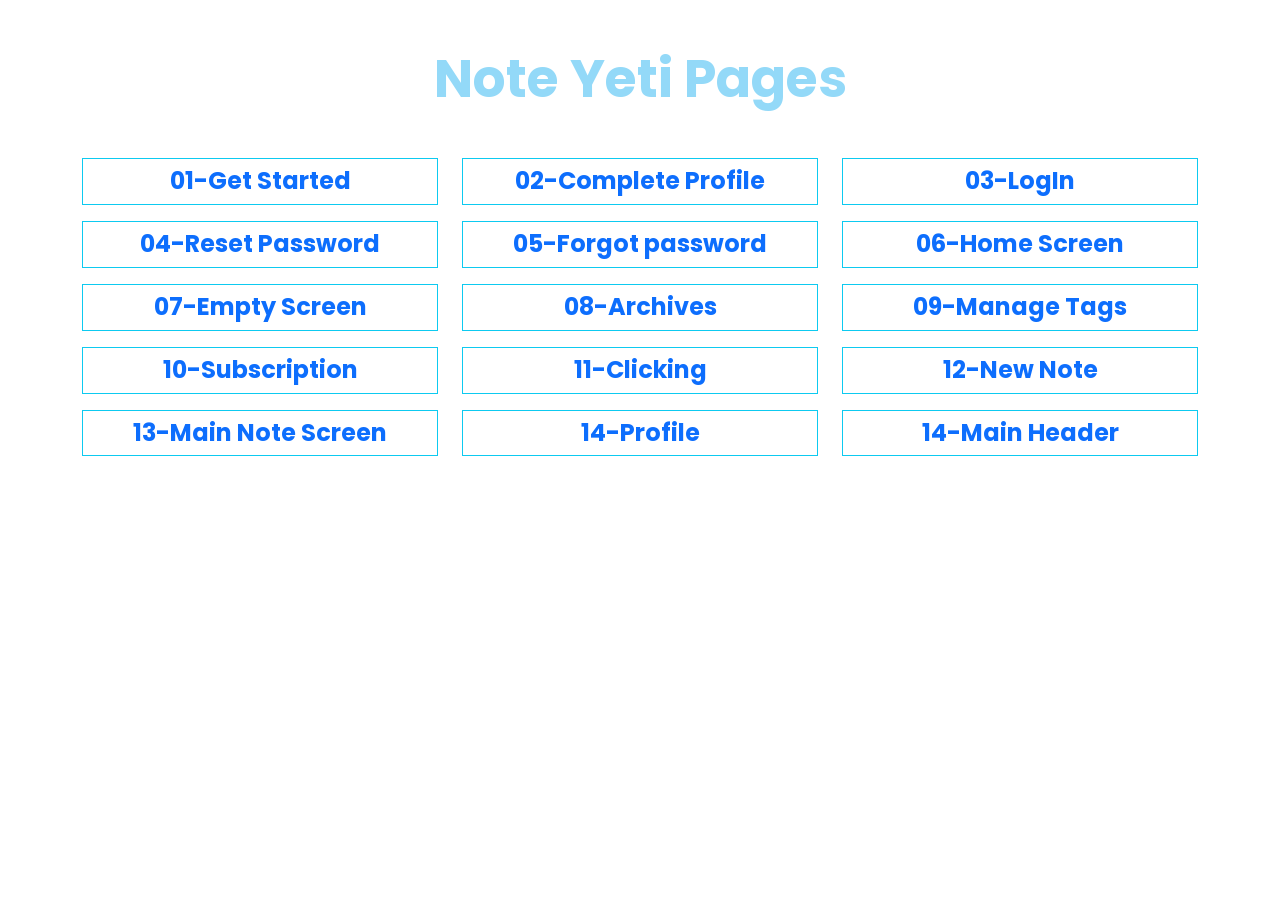
<file: pages.html>
<!doctype html>
<html lang="en">

<head>
  <!-- Required Meta Tags Starts Here-->
  <meta charset="utf-8">
  <meta name="description" content="">
  <meta name="keywords" content="">
  <meta name="author" content="">
  <meta property="og:url" content="">
  <meta property="og:title" content="Note Yeti">
  <meta property="og:description" content="">
  <meta property="og:image" content="assets/images/og-image.png">
  <meta name="viewport" content="width=device-width, initial-scale=1">
  <!-- Required Meta Tags Ends Here-->

  <!-- CSS Style Link Starts Here -->
  <!-- Bootstrap CSS Link Starts Here-->
  <link rel="stylesheet" href="assets/css/vendor/bootstrap.min.css">
  <!-- Bootstrap CSS Link Ends Here-->

  <!-- Custom Template CSS Link Starts Here-->
  <link rel="stylesheet" href="assets/css/style.css">
  <!-- Custom Template CSS Link Ends Here-->
  <!-- CSS Style Link Ends Here -->

  <!-- Favicon Link Starts Here-->
  <link rel="icon" href="assets/images/favicon.png" sizes="16x16">
  <!-- Favicon Link Ends Here-->

  <!-- Website Title Starts Here -->
  <title>Note Yeti-Pages</title>
  <!-- Website Title Ends Here -->
</head>
<style>
.pages-link h4{
  font-size: 24px !important;
}
</style>
<body>

  <!-- Pages Link Starts Here -->
  <section class="py-5 pages-link">
    <h1 class="text-center text-info">Note Yeti Pages</h1>
    <div class="container">
      <div class="row mt-5">
        <div class="col-lg-4 mb-3">
          <h4 class="py-2 m-0 border border-info text-center"><a href="index.html">01-Get Started</a></h4>
        </div>
        <div class="col-lg-4 mb-3">
          <h4 class="py-2 m-0 border border-info text-center"><a href="detail.html">02-Complete Profile</a></h4>
        </div>
        <div class="col-lg-4 mb-3">
          <h4 class="py-2 m-0 border border-info text-center"><a href="login.html">03-LogIn</a></h4>
        </div>
        <div class="col-lg-4 mb-3">
          <h4 class="py-2 m-0 border border-info text-center"><a href="reset.html">04-Reset Password</a></h4>
        </div>
        <div class="col-lg-4 mb-3">
          <h4 class="py-2 m-0 border border-info text-center"><a href="forgot.html">05-Forgot password</a></h4>
        </div>
        <div class="col-lg-4 mb-3">
          <h4 class="py-2 m-0 border border-info text-center"><a href="home.html">06-Home Screen</a></h4>
        </div>
        <div class="col-lg-4 mb-3">
          <h4 class="py-2 m-0 border border-info text-center"><a href="empty.html">07-Empty Screen</a></h4>
        </div>
        <div class="col-lg-4 mb-3">
          <h4 class="py-2 m-0 border border-info text-center"><a href="archives.html">08-Archives</a></h4>
        </div>
        <div class="col-lg-4 mb-3">
          <h4 class="py-2 m-0 border border-info text-center"><a href="tags.html">09-Manage Tags</a></h4>
        </div>
        <div class="col-lg-4 mb-3">
          <h4 class="py-2 m-0 border border-info text-center"><a href="subscription.html">10-Subscription</a></h4>
        </div>
        <div class="col-lg-4 mb-3">
          <h4 class="py-2 m-0 border border-info text-center"><a href="clicking.html">11-Clicking</a></h4>
        </div>
        <div class="col-lg-4 mb-3">
          <h4 class="py-2 m-0 border border-info text-center"><a href="newnote.html">12-New Note</a></h4>
        </div>
        <div class="col-lg-4">
          <h4 class="py-2 m-0 border border-info text-center"><a href="notescreen.html">13-Main Note Screen</a></h4>
        </div>
        <div class="col-lg-4">
          <h4 class="py-2 m-0 border border-info text-center"><a href="user.html">14-Profile</a></h4>
        </div>
        <div class="col-lg-4">
          <h4 class="py-2 m-0 border border-info text-center"><a href="header.html">14-Main Header</a></h4>
        </div>
      </div>
    </div>
  </section>
  <!-- Pages Link Ends Here -->

  <!-- Script Link Starts Here -->
  <!-- jQuery Link Starts Here -->
  <script src="assets/script/vendor/jquery-3.5.1.min.js"></script>
  <!-- jQuery Link Ends Here -->

  <!-- Bootstrap JS Link Starts Here -->
  <script src="assets/script/vendor/bootstrap.bundle.min.js"></script>
  <!-- Bootstrap JS Link Ends Here -->

  <!--Custom Template Script Link Starts Here -->
  <script src="assets/script/script.js"></script>
  <!--Custom Template Script Link Ends Here -->
  <!-- Script Link Ends Here -->

</body>

</html>
</file>
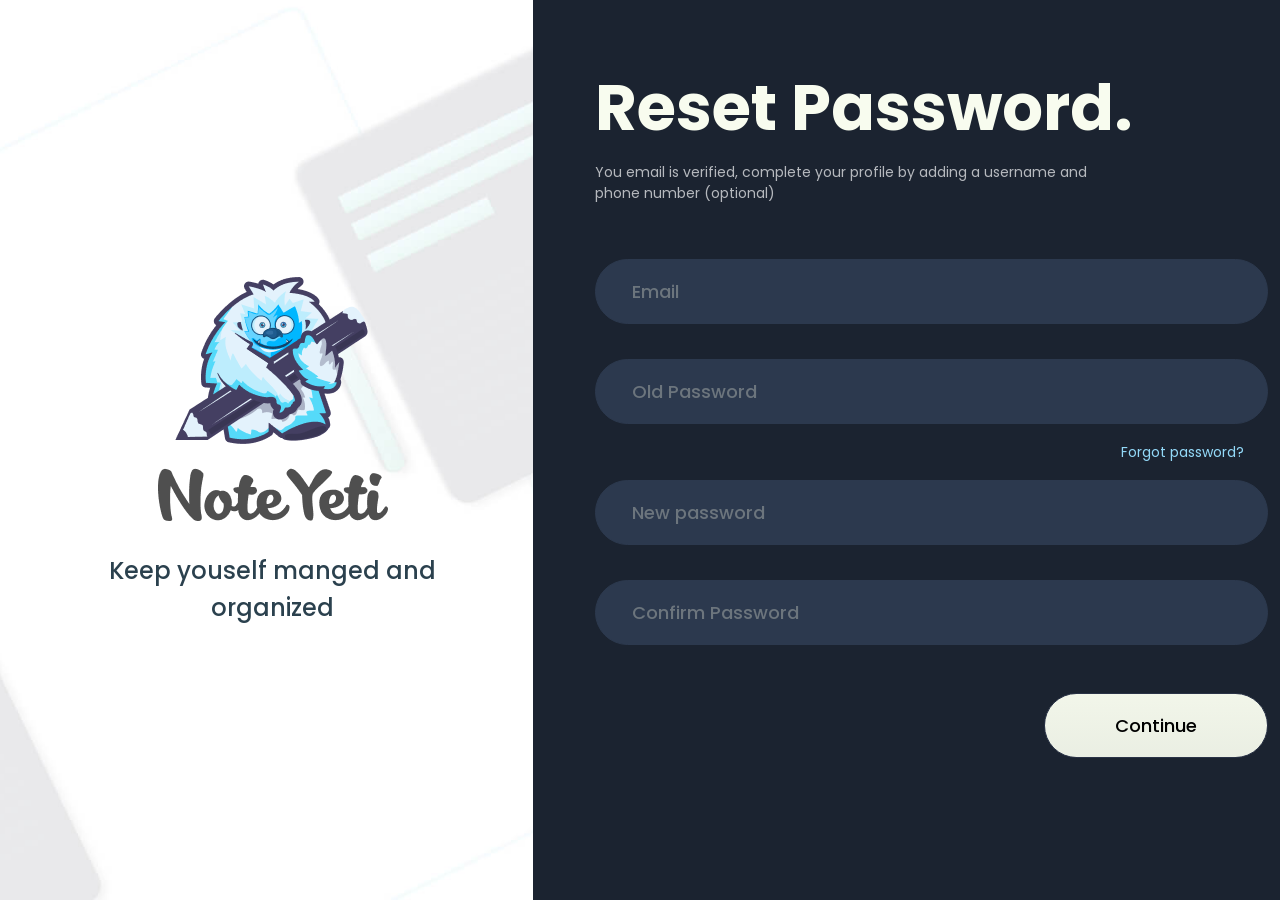
<file: reset.html>
<!doctype html>
<html lang="en">

<head>
  <!-- Required Meta Tags Starts Here-->
  <meta charset="utf-8">
  <meta name="description" content="">
  <meta name="keywords" content="">
  <meta name="author" content="">
  <meta property="og:url" content="">
  <meta property="og:title" content="Note Yeti">
  <meta property="og:description" content="">
  <meta property="og:image" content="assets/images/og-image.png">
  <meta name="viewport" content="width=device-width, initial-scale=1">
  <!-- Required Meta Tags Ends Here-->

  <!-- CSS Style Link Starts Here -->
  <!-- Bootstrap CSS Link Starts Here-->
  <link rel="stylesheet" href="assets/css/vendor/bootstrap.min.css">
  <!-- Bootstrap CSS Link Ends Here-->

  <!-- Custom Template CSS Link Starts Here-->
  <link rel="stylesheet" href="assets/css/style.css">
  <!-- Custom Template CSS Link Ends Here-->
  <!-- CSS Style Link Ends Here -->

  <!-- Favicon Link Starts Here-->
  <link rel="icon" href="assets/images/favicon.png" sizes="16x16">
  <!-- Favicon Link Ends Here-->

  <!-- Website Title Starts Here -->
  <title>Note Yeti-Reset Password</title>
  <!-- Website Title Ends Here -->
</head>

<body>
  <!-- Get Started Area Starts Here -->
  <section class="starting">
    <div class="container-fluid ms-0 me-0">
      <div class="row" style="height: 100vh;">
        <div class="col-lg-5 starting-bg pe-0 d-flex align-items-center justify-content-center py-4 py-lg-0"
          style="background-image: url(assets/images/background/01.jpg);">
          <div class="starting-left">
            <img src="assets/images/logo/logo.png" alt="Logo" class="img-fluid mx-auto d-block">
            <div class="starting-left-text">
              <h6 class="text-center lead text-secondary">Keep youself manged and</h6>
              <h6 class="text-center lead text-secondary mb-0">organized</h6>
            </div>
          </div>
        </div>
        <div class="col-lg-7 starting-right sub-pages">
          <div class="starting-right-content">
            <h2 class="text-primary">Reset Password.</h2>
            <p class="normal-heading">
              You email is verified, complete your profile by adding a username and phone number (optional)
            </p>
            <div class="signup-form">
              <form>
                <div class="mb-35">
                  <input type="email" class="form-control custom-input" placeholder="Email">
                </div>
                <div class="mb-3">
                  <input type="password" class="form-control custom-input" placeholder="Old Password">
                  <div class="mt-2 mt-lg-3 text-end me-4"><a href="forgot.html" class="form-text text-info">Forgot password?</a></div>
                </div>
                <div class="mb-35">
                  <input type="password" class="form-control custom-input" placeholder="New password">
                </div>
                <div class="mb-35">
                  <input type="password" class="form-control custom-input" placeholder="Confirm Password">
                </div>
                <div class="d-flex justify-content-end mt-5 submit-area">
                  <button type="submit" class="btn-submit">Continue</button>
                </div>
              </form>
            </div>
          </div>
        </div>
      </div>
    </div>
  </section>
  <!-- Get Started Area Ends Here -->

  <!-- Script Link Starts Here -->
  <!-- jQuery Link Starts Here -->
  <script src="assets/script/vendor/jquery-3.5.1.min.js"></script>
  <!-- jQuery Link Ends Here -->

  <!-- Bootstrap JS Link Starts Here -->
  <script src="assets/script/vendor/bootstrap.bundle.min.js"></script>
  <!-- Bootstrap JS Link Ends Here -->

  <!--Custom Template Script Link Starts Here -->
  <script src="assets/script/script.js"></script>
  <!--Custom Template Script Link Ends Here -->
  <!-- Script Link Ends Here -->

</body>

</html>
</file>
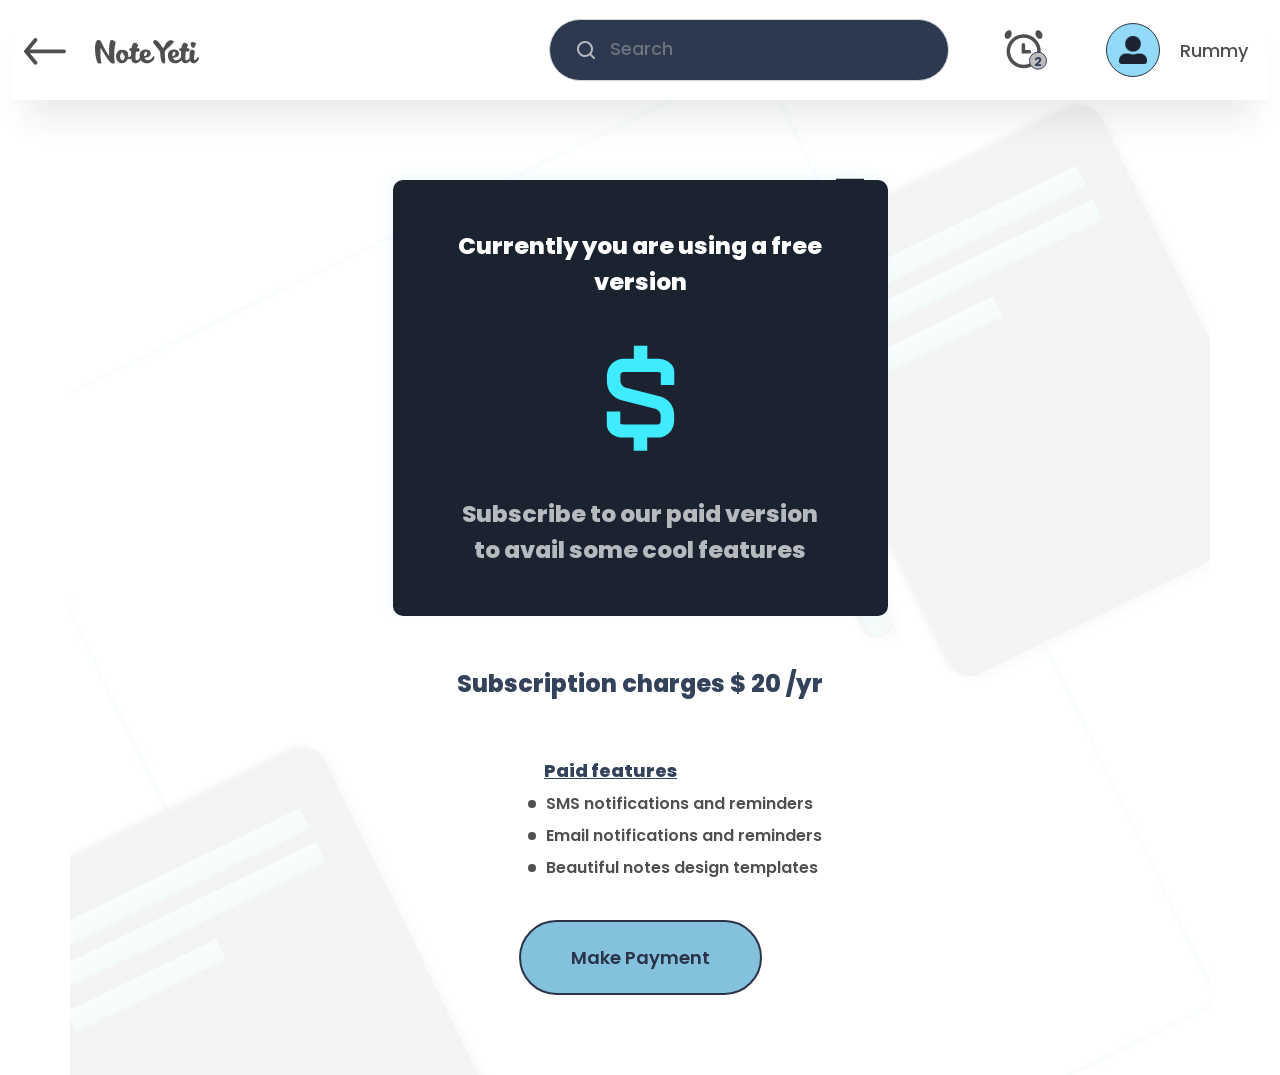
<file: subscription.html>
<!doctype html>
<html lang="en">

<head>
  <!-- Required Meta Tags Starts Here-->
  <meta charset="utf-8">
  <meta name="description" content="">
  <meta name="keywords" content="">
  <meta name="author" content="">
  <meta property="og:url" content="">
  <meta property="og:title" content="Note Yeti">
  <meta property="og:description" content="">
  <meta property="og:image" content="assets/images/og-image.png">
  <meta name="viewport" content="width=device-width, initial-scale=1">
  <!-- Required Meta Tags Ends Here-->

  <!-- CSS Style Link Starts Here -->
  <!-- Bootstrap CSS Link Starts Here-->
  <link rel="stylesheet" href="assets/css/vendor/bootstrap.min.css">
  <!-- Bootstrap CSS Link Ends Here-->

  <!-- Custom Template CSS Link Starts Here-->
  <link rel="stylesheet" href="assets/css/style.css">
  <!-- Custom Template CSS Link Ends Here-->
  <!-- CSS Style Link Ends Here -->

  <!-- Favicon Link Starts Here-->
  <link rel="icon" href="assets/images/favicon.png" sizes="16x16">
  <!-- Favicon Link Ends Here-->

  <!-- Website Title Starts Here -->
  <title>Note Yeti-Subscription</title>
  <!-- Website Title Ends Here -->
</head>

<body>
  <!-- Header Starts Here -->
  <header>
    <div class="container-fluid second-header">
      <nav class="navbar navbar-expand-lg navbar-light">
        <div class="container-fluid">
          <a class="navbar-brand back-logo" href="newnote.html">
            <img src="assets/images/icon/back.svg" alt="Back Icon" class="img-fluid me-4">
            <img src="assets/images/icon/logo.svg" alt="Logo">
          </a>
          <button class="navbar-toggler" type="button" data-bs-toggle="collapse"
            data-bs-target="#navbarSupportedContent" aria-controls="navbarSupportedContent" aria-expanded="false"
            aria-label="Toggle navigation">
            <span class="navbar-toggler-icon"></span>
          </button>
          <div class="collapse navbar-collapse" id="navbarSupportedContent">
            <ul class="navbar-nav ms-auto mb-2 mb-lg-0 d-flex align-items-center">
              <li class="last-item nav-item">
                <div class="search-box">
                  <form action="#">
                    <input type="search" id="search" placeholder="Search" class="form-control">
                    <button class="btn"><img src="assets/images/icon/search.svg" alt="Search"></button>
                  </form>
                </div>
              </li>
              <li class="nav-item">
                <div class="notification">
                  <button type="button" class="btn">
                    <img src="assets/images/icon/clock.svg" alt="Clock" class="img-fluid">
                    <div class="notification-circle">
                      <span>2</span>
                    </div>
                  </button>
                </div>
              </li>
              <li class="nav-item">
                <a class="nav-link avatar-area d-flex align-items-center justify-content-center" href="user.html">
                  <div class="avatar">
                    <img src="assets/images/icon/user.svg" alt="User" class="img-fluid">
                  </div>
                  <span>Rummy</span>
                </a>
              </li>
            </ul>
          </div>
        </div>
      </nav>
    </div>
  </header>
  <!-- Header Ends Here -->

  <!-- Subscription Area Starts Here -->

  <section class="note-area mt-0 subscription-area">
    <div class="container">
      <div class="row user-profile justify-content-center" style="background-image: url(assets/images/background/02.jpg);">
        <div class="col-lg-6">
          <div class="subscription-area-row">
            <div class="subscription-wizerd">
              <img src="assets/images/icon/badge.svg" alt="Icon" class="img-fluid subscription-wizerd-badge">
              <h6>Currently you are using a free version</h6>
              <svg width="69" height="106" viewBox="0 0 69 106" fill="current-color" xmlns="http://www.w3.org/2000/svg">
                <g style="mix-blend-mode:color-dodge">
                  <path
                    d="M27.8735 0.672363V13.7876H17.7775C13.385 13.7788 9.16377 15.4899 6.01829 18.5543C2.87281 21.6187 1.05331 25.7926 0.949676 30.1816V36.7392C0.938893 41.0272 2.38483 45.1918 5.05079 48.5513C7.71675 51.9108 11.4448 54.2663 15.6247 55.2321L50.0868 63.8884C51.2537 64.4186 52.2774 65.219 53.0731 66.2234C53.8688 67.2278 54.4136 68.4072 54.6624 69.6639V76.2215C54.6612 76.659 54.5726 77.0918 54.402 77.4946C54.2313 77.8975 53.9819 78.2622 53.6685 78.5676C53.3551 78.8729 52.9838 79.1127 52.5765 79.2728C52.1692 79.433 51.7341 79.5103 51.2965 79.5003H17.6374C16.4702 79.4967 15.3191 79.2275 14.2715 78.7131V66.38H0.816406V79.4952C0.861607 81.561 1.42832 83.5818 2.46392 85.3702C3.49951 87.1585 4.97042 88.6562 6.74007 89.7244C10.0061 91.7445 13.7991 92.7491 17.6374 92.6105H27.7334V105.726H41.1954V92.6105H51.2965C55.7025 92.6647 59.9498 90.9685 63.1051 87.8944C66.2605 84.8204 68.0658 80.6201 68.1243 76.2164V69.6639C68.1352 65.3762 66.6895 61.2118 64.0239 57.8523C61.3583 54.4928 57.6306 52.1372 53.451 51.1711L18.9889 42.5113C17.8225 41.9815 16.799 41.1816 16.0034 40.1778C15.2077 39.1741 14.6626 37.9954 14.4133 36.7392V30.1816C14.4146 29.7442 14.5031 29.3114 14.6738 28.9085C14.8444 28.5057 15.0938 28.1409 15.4072 27.8356C15.7207 27.5303 16.0919 27.2905 16.4992 27.1303C16.9065 26.9702 17.3417 26.8928 17.7792 26.9028H51.4383C52.6032 26.9253 53.7503 27.1936 54.8042 27.6901V40.018H68.2662V26.9028C68.2209 24.8371 67.6542 22.8162 66.6186 21.0279C65.583 19.2396 64.1121 17.7418 62.3425 16.6736C59.0745 14.6522 55.279 13.6476 51.4383 13.7876H41.3355V0.672363H27.8735Z"
                    fill="#1B2330" />
                </g>
              </svg>
              <h6 style="color: #B6B9BE;">Subscribe to our paid version to avail some cool features</h6>
            </div>
            <h5>Subscription charges $ 20 /yr</h5>
          <div class="paid-features-area">
            <h6 class="small-heading">Paid features</h6>
            <div class="d-flex paid-features">
              <span class="circle-icon"></span>
              <p>SMS notifications and reminders</p>
            </div>
            <div class="d-flex paid-features my-2">
              <span class="circle-icon"></span>
              <p>Email notifications and reminders</p>
            </div>
            <div class="d-flex paid-features">
              <span class="circle-icon"></span>
              <p>Beautiful notes design templates</p>
            </div>
          </div>
          <div class="d-flex justify-content-center">
            <a href="#" class="btn accent-btn-sm">Make Payment</a>
          </div>
          </div>
        </div>
      </div>
    </div>
  </section>


  <!-- <section class="subscription-area">
    <div class="container">
      <div class="row subscription-area-row justify-content-center"
        style="background-image: url(assets/images/background/02.jpg);">
        
      </div>
    </div>
  </section> -->
  <!-- Subscription Area Ends Here -->

  <!-- Script Link Starts Here -->
  <!-- jQuery Link Starts Here -->
  <script src="assets/script/vendor/jquery-3.5.1.min.js"></script>
  <!-- jQuery Link Ends Here -->

  <!-- Bootstrap JS Link Starts Here -->
  <script src="assets/script/vendor/bootstrap.bundle.min.js"></script>
  <!-- Bootstrap JS Link Ends Here -->

  <!--Custom Template Script Link Starts Here -->
  <script src="assets/script/script.js"></script>
  <!--Custom Template Script Link Ends Here -->
  <!-- Script Link Ends Here -->

</body>

</html>
</file>
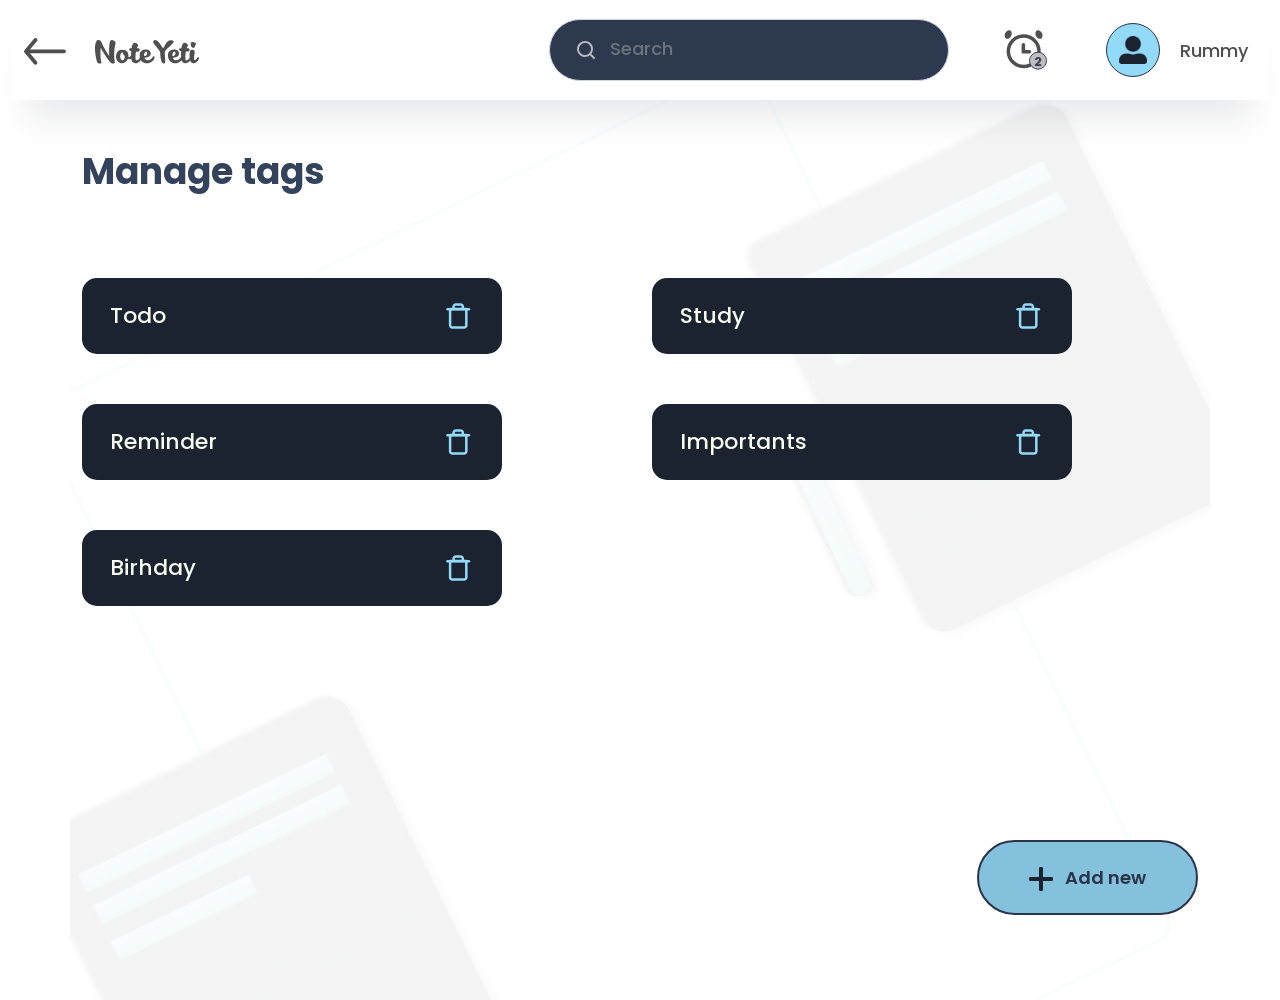
<file: tags.html>
<!doctype html>
<html lang="en">

<head>
  <!-- Required Meta Tags Starts Here-->
  <meta charset="utf-8">
  <meta name="description" content="">
  <meta name="keywords" content="">
  <meta name="author" content="">
  <meta property="og:url" content="">
  <meta property="og:title" content="Note Yeti">
  <meta property="og:description" content="">
  <meta property="og:image" content="assets/images/og-image.png">
  <meta name="viewport" content="width=device-width, initial-scale=1">
  <!-- Required Meta Tags Ends Here-->

  <!-- CSS Style Link Starts Here -->
  <!-- Bootstrap CSS Link Starts Here-->
  <link rel="stylesheet" href="assets/css/vendor/bootstrap.min.css">
  <!-- Bootstrap CSS Link Ends Here-->

  <!-- Custom Template CSS Link Starts Here-->
  <link rel="stylesheet" href="assets/css/style.css">
  <!-- Custom Template CSS Link Ends Here-->
  <!-- CSS Style Link Ends Here -->

  <!-- Favicon Link Starts Here-->
  <link rel="icon" href="assets/images/favicon.png" sizes="16x16">
  <!-- Favicon Link Ends Here-->

  <!-- Website Title Starts Here -->
  <title>Note Yeti-Manage Tags</title>
  <!-- Website Title Ends Here -->
</head>

<body>
  <!-- Header Starts Here -->
  <header>
    <div class="container-fluid second-header">
      <nav class="navbar navbar-expand-lg navbar-light">
        <div class="container-fluid">
          <a class="navbar-brand back-logo" href="newnote.html">
            <img src="assets/images/icon/back.svg" alt="Back Icon" class="img-fluid me-4">
            <img src="assets/images/icon/logo.svg" alt="Logo">
          </a>
          <button class="navbar-toggler" type="button" data-bs-toggle="collapse"
            data-bs-target="#navbarSupportedContent" aria-controls="navbarSupportedContent" aria-expanded="false"
            aria-label="Toggle navigation">
            <span class="navbar-toggler-icon"></span>
          </button>
          <div class="collapse navbar-collapse" id="navbarSupportedContent">
            <ul class="navbar-nav ms-auto mb-2 mb-lg-0 d-flex align-items-center">
              <li class="last-item nav-item">
                <div class="search-box">
                  <form action="#">
                    <input type="search" id="search" placeholder="Search" class="form-control">
                    <button class="btn"><img src="assets/images/icon/search.svg" alt="Search"></button>
                  </form>
                </div>
              </li>
              <li class="nav-item">
                <div class="notification">
                  <button type="button" class="btn">
                    <img src="assets/images/icon/clock.svg" alt="Clock" class="img-fluid">
                    <div class="notification-circle">
                      <span>2</span>
                    </div>
                  </button>
                </div>
              </li>
              <li class="nav-item">
                <a class="nav-link avatar-area d-flex align-items-center justify-content-center" href="user.html">
                  <div class="avatar">
                    <img src="assets/images/icon/user.svg" alt="User" class="img-fluid">
                  </div>
                  <span>Rummy</span>
                </a>
              </li>
            </ul>
          </div>
        </div>
      </nav>
    </div>
  </header>
  <!-- Header Ends Here -->

  <!-- Manage Tags Area Starts Here -->
  <section class="note-area manage-tags mt-0">
    <div class="container">
      <div class="row user-profile justify-content-center"
        style="background-image: url(assets/images/background/02.jpg);">
        <div class="manage-tags-area">
          <h4>Manage tags</h4>
        </div>
        <div class="col-lg-12">
          <div class="row justify-content-between">
            <div class="col-lg-6 mb-5 mb-md-5 mb-lg-0">
              <div class="tags-wizerd">
                <div class="tags-wizerd-left">
                  <h6>Todo</h6>
                </div>
                <button class="btn" type="button"><img src="assets/images/icon/trash-02.svg" alt="Icon"
                    class="img-fluid"></button>
              </div>
              <div class="tags-wizerd">
                <div class="tags-wizerd-left">
                  <h6>Reminder</h6>
                </div>
                <button class="btn" type="button"><img src="assets/images/icon/trash-02.svg" alt="Icon"
                    class="img-fluid"></button>
              </div>
              <div class="tags-wizerd">
                <div class="tags-wizerd-left">
                  <h6>Birhday</h6>
                </div>
                <button class="btn" type="button"><img src="assets/images/icon/trash-02.svg" alt="Icon"
                    class="img-fluid"></button>
              </div>
            </div>
            <div class="col-lg-6">
              <div class="tags-wizerd">
                <div class="tags-wizerd-left">
                  <h6>Study</h6>
                </div>
                <button class="btn" type="button"><img src="assets/images/icon/trash-02.svg" alt="Icon"
                    class="img-fluid"></button>
              </div>
              <div class="tags-wizerd">
                <div class="tags-wizerd-left">
                  <h6>Importants</h6>
                </div>
                <button class="btn" type="button"><img src="assets/images/icon/trash-02.svg" alt="Icon"
                    class="img-fluid"></button>
              </div>
            </div>
          </div>
        </div>
        <div class="col-lg-12">
          <div class="manage-tags-bottom">
            <div class="text-center text-md-end text-lg-end">
              <a href="newnote.html" class="btn accent-btn-sm">
                <svg width="24" height="24" viewBox="0 0 24 24" fill="none" xmlns="http://www.w3.org/2000/svg">
                  <path
                    d="M24 12C24 13.106 23.904 14 22.798 14H14V22.798C14 23.902 13.106 24 12 24C10.894 24 10 23.902 10 22.798V14H1.202C0.0979997 14 0 13.106 0 12C0 10.894 0.0979997 10 1.202 10H10V1.202C10 0.0959997 10.894 0 12 0C13.106 0 14 0.0959997 14 1.202V10H22.798C23.904 10 24 10.894 24 12Z"
                    fill="#1B2330" />
                </svg>
                Add new</a>
            </div>
          </div>
        </div>
      </div>
    </div>
  </section>
  <!-- Manage Tags Area Ends Here -->

  <!-- Script Link Starts Here -->
  <!-- jQuery Link Starts Here -->
  <script src="assets/script/vendor/jquery-3.5.1.min.js"></script>
  <!-- jQuery Link Ends Here -->

  <!-- Bootstrap JS Link Starts Here -->
  <script src="assets/script/vendor/bootstrap.bundle.min.js"></script>
  <!-- Bootstrap JS Link Ends Here -->

  <!--Custom Template Script Link Starts Here -->
  <script src="assets/script/script.js"></script>
  <!--Custom Template Script Link Ends Here -->
  <!-- Script Link Ends Here -->

</body>

</html>
</file>
<file: assets/css/style.css>
/*
THEME:   Note Yeti Template
VERSION: 1.0.0
AUTHOR: Note Yeti
GITHUB: 
WEBSITE: 
*/
/*  typography Starts Here*/
@import url("https://fonts.googleapis.com/css2?family=Poppins:ital,wght@0,300;0,400;0,500;0,600;0,700;0,800;0,900;1,300;1,400;1,500;1,600;1,700;1,800;1,900&display=swap");
body {
  font-family: "Poppins", sans-serif;
  font-size: 16px;
  -webkit-font-smoothing: antialiased;
}

p,
.paragraph {
  font-family: "Poppins", sans-serif;
  font-weight: 400;
  font-size: 14px;
}

h1,
h2,
h3,
h4,
h5,
h6 {
  font-family: "Poppins", sans-serif;
  font-weight: 700;
}

h1,
.h1 {
  font-size: 52px;
}

h2,
.h2 {
  font-size: 64px;
}

h3,
.h3 {
  font-size: 48px;
}

h4,
.h4 {
  font-size: 36px;
}

h5,
.h5 {
  font-size: 16px;
}

h6,
.h6 {
  font-size: 14px;
}

.lead {
  font-size: 24px;
  font-weight: 500;
}

.main-lead {
  font-weight: 500;
  font-size: 36px;
}

/*  typography Ends Here*/
@media (max-width: 420px) {
  h2,
  .h2 {
    font-size: 40px;
  }
  .lead {
    font-size: 18px;
  }
}

@media only screen and (min-width: 420px) and (max-width: 574px) {
  h2,
  .h2 {
    font-size: 40px;
  }
  .lead {
    font-size: 18px;
  }
}

@media (min-width: 575px) and (max-width: 767px) {
  h2,
  .h2 {
    font-size: 50px;
  }
  .lead {
    font-size: 20px;
  }
}

@media (min-width: 768px) and (max-width: 991px) {
  h2,
  .h2 {
    font-size: 55px;
  }
  .lead {
    font-size: 22px;
  }
}

@media (min-width: 992px) and (max-width: 1200px) {
  h2,
  .h2 {
    font-size: 60px;
  }
  .lead {
    font-size: 22px;
  }
}

.text-primary {
  color: #F8FCEF !important;
}

.secondary-text {
  color: #B6B9BE;
}

.text-secondary {
  color: #2B414E !important;
}

.text-info {
  color: #93D9F8 !important;
}

.btn {
  -webkit-transition: 0.3s all linear;
  transition: 0.3s all linear;
}

.btn:focus {
  -webkit-box-shadow: none !important;
          box-shadow: none !important;
}

.btn-lg {
  border-radius: 40px;
  font-size: 18px;
  font-weight: 500;
  padding: 18px 36px;
}

.btn-lg img {
  margin-right: 10px;
}

.sub-heading {
  font-weight: 500;
  font-size: 24px;
}

.sub-heading a {
  -webkit-transition: 0.3s all linear !important;
  transition: 0.3s all linear !important;
}

.sub-heading a:hover {
  text-decoration: underline;
}

.g-btn {
  color: #000000;
  background: -webkit-gradient(linear, left top, left bottom, color-stop(-79.02%, #F8FCEF), color-stop(688.33%, rgba(248, 252, 239, 0.73)));
  background: linear-gradient(180deg, #F8FCEF -79.02%, rgba(248, 252, 239, 0.73) 688.33%);
  border: 0.5px solid #2A3347;
}

.f-btn {
  color: #FFFFFF;
  background: linear-gradient(163.88deg, #1877F2 -65.92%, rgba(24, 119, 242, 0) 228.54%);
  border: 0.5px solid #2A3347;
}

.f-btn:hover {
  color: white;
}

.fs-4 {
  font-size: 18px;
}

.fw-500 {
  font-weight: 500;
}

input:focus {
  -webkit-box-shadow: none !important;
          box-shadow: none !important;
}

::-webkit-input-placeholder {
  /* Chrome, Firefox, Opera, Safari 10.1+ */
  color: #B6B9BE;
  opacity: 1;
  /* Firefox */
  font-weight: 500;
  font-size: 18px;
}

:-ms-input-placeholder {
  /* Chrome, Firefox, Opera, Safari 10.1+ */
  color: #B6B9BE;
  opacity: 1;
  /* Firefox */
  font-weight: 500;
  font-size: 18px;
}

::-ms-input-placeholder {
  /* Chrome, Firefox, Opera, Safari 10.1+ */
  color: #B6B9BE;
  opacity: 1;
  /* Firefox */
  font-weight: 500;
  font-size: 18px;
}

::placeholder {
  /* Chrome, Firefox, Opera, Safari 10.1+ */
  color: #B6B9BE;
  opacity: 1;
  /* Firefox */
  font-weight: 500;
  font-size: 18px;
}

:-ms-input-placeholder {
  /* Internet Explorer 10-11 */
  color: #B6B9BE;
}

::-ms-input-placeholder {
  /* Microsoft Edge */
  color: #B6B9BE;
}

.mb-35 {
  margin-bottom: 35px;
}

.btn-submit {
  padding: 18px 70px;
  color: #000000;
  background: -webkit-gradient(linear, left top, left bottom, color-stop(-79.02%, #F8FCEF), color-stop(688.33%, rgba(248, 252, 239, 0.73)));
  background: linear-gradient(180deg, #F8FCEF -79.02%, rgba(248, 252, 239, 0.73) 688.33%);
  border-radius: 41px;
  border: 0.5px solid #2A3347;
  font-weight: 500;
  font-size: 18px;
}

.custom-checkbox {
  border-radius: 8px !important;
  margin-right: 20px;
  height: 30px;
  width: 30px;
  background-color: #33435B;
  border: 3px solid #283448;
}

.custom-checkbox:checked {
  border-radius: 8px;
  height: 30px;
  width: 30px;
  background-color: #33435B;
  border: 3px solid #283448;
  -webkit-box-shadow: none !important;
          box-shadow: none !important;
}

.custom-checkbox:focus {
  -webkit-box-shadow: none !important;
          box-shadow: none !important;
  border-color: #283448;
}

.normal-heading {
  font-size: 14px;
  line-height: 21px;
  color: #B6B9BE;
}

.h-100 {
  height: 100vh !important;
}

.selection-area-field {
  margin-bottom: 30px;
  display: -webkit-box;
  display: -ms-flexbox;
  display: flex;
  -webkit-box-align: center;
      -ms-flex-align: center;
          align-items: center;
}

.selection-area-field input {
  height: 35px;
  width: 35px;
  margin-right: 12px;
  border: 1px solid #1B2330;
  border-radius: 2px;
}

.selection-area-field label {
  cursor: pointer;
  font-weight: 500;
  font-size: 24px;
  line-height: 31px;
  color: #4F4F4F;
}

.border-button {
  border: 1px solid #33435B;
  border-radius: 23px;
  color: #33435B;
  font-weight: 500;
  font-size: 18px;
  line-height: 23px;
  padding: 6px 22px;
}

.subscription-wizerd {
  position: relative;
  max-width: 495px;
  background: #1B2330;
  border-radius: 10px;
  padding: 45px 55px;
  text-align: center;
  border: 3.5px solid #1B2330;
  -webkit-filter: drop-shadow(-3px -3px 6px rgba(147, 217, 248, 0.149));
          filter: drop-shadow(-3px -3px 6px rgba(147, 217, 248, 0.149));
}

.subscription-wizerd-badge {
  position: absolute;
  top: -5px;
  right: 20px;
}

.subscription-wizerd h6 {
  margin-bottom: 0 !important;
  color: #FFFFFF;
  max-width: 382px;
  font-weight: 800;
  font-size: 23.5px;
  line-height: 36px;
  text-align: center;
}

.subscription-wizerd svg {
  margin: 45px 0px;
  -webkit-filter: #93D9F8;
          filter: #93D9F8;
}

.subscription-wizerd svg path {
  fill: #93D9F8;
}

.paid-features {
  -ms-flex-negative: 0;
      flex-shrink: 0;
  -webkit-box-align: center;
      -ms-flex-align: center;
          align-items: center;
}

.paid-features p {
  margin-bottom: 0 !important;
  margin-left: 10px;
  font-weight: 600;
  font-size: 16px;
  line-height: 24px;
  color: #4F4F4F;
}

.circle-icon {
  height: 8px;
  width: 8px;
  background-color: #4F4F4F;
  border-radius: 50%;
}

.accent-btn-sm {
  border: 2px solid #2A3347;
  border-radius: 41px;
  padding: 22px 50px;
  font-weight: 600;
  font-size: 18px;
  line-height: 27px;
  color: #2A3347;
  background-color: #83C1DD;
  -webkit-transition: 0.3s all linear;
  transition: 0.3s all linear;
}

.accent-btn-sm svg {
  margin-right: 8px;
}

.accent-btn-sm svg path {
  -webkit-transition: 0.3s all linear;
  transition: 0.3s all linear;
}

.accent-btn-sm:hover {
  color: #2A3347;
}

.accent-btn-sm:hover svg path {
  fill: #2A3347;
}

.tags-wizerd {
  max-width: 420px;
  padding: 18px;
  background: #1B2330;
  border-radius: 15px;
  display: -webkit-box;
  display: -ms-flexbox;
  display: flex;
  -webkit-box-align: center;
      -ms-flex-align: center;
          align-items: center;
  -webkit-box-pack: justify;
      -ms-flex-pack: justify;
          justify-content: space-between;
  -ms-flex-negative: 0;
      flex-shrink: 0;
}

.tags-wizerd-left {
  display: -webkit-box;
  display: -ms-flexbox;
  display: flex;
  -webkit-box-align: center;
      -ms-flex-align: center;
          align-items: center;
  -ms-flex-negative: 0;
      flex-shrink: 0;
}

.tags-wizerd-left h6 {
  margin-bottom: 0 !important;
  color: #F8FCEF;
  font-weight: 500;
  font-size: 22px;
  line-height: 30px;
  margin-left: 10px;
}

.archives-wizerd {
  padding: 40px 30px;
  border: 0.5px solid #33435B;
  border-radius: 32px;
}

.archives-wizerd-images {
  margin-top: 22px;
}

.archives-wizerd-images img {
  border-radius: 10px;
  margin-bottom: 20px;
}

.archives-wizerd-images img:last-child {
  margin-bottom: 0;
}

.archives-wizerd h6 {
  font-weight: 600;
  font-size: 14px;
  line-height: 24px;
  margin-bottom: 0 !important;
  color: #33435B;
}

.archives-wizerd-title {
  font-weight: 600;
  font-size: 24px !important;
  line-height: 36px !important;
}

.archives-wizerd-subtitle {
  font-weight: 500;
  font-size: 20px;
  line-height: 26px;
  color: #4F4F4F;
}

.archives-wizerd-selection .selection-area-btns {
  margin-top: 35px;
  margin-bottom: 5px;
}

.archives-wizerd-selection .selection-area-field {
  margin-bottom: 18px;
}

.archives-wizerd-selection input {
  height: 22px;
  width: 22px;
}

.archives-wizerd-selection label {
  font-weight: 500;
  font-size: 18px;
  line-height: 23px;
  color: #4F4F4F;
}

.archives-wizerd-text {
  font-size: 16px;
  line-height: 21px;
  color: #4F4F4F;
  margin-top: 20px;
  margin-bottom: 0 !important;
}

.archives-wizerd .date {
  margin-top: 25px;
  font-weight: 500;
  font-size: 14px;
  color: #465A7C;
}

.dark-btn {
  padding: 7px 20px;
  font-weight: 500;
  font-size: 18px;
  color: #F8FCEF;
  background: #1B2330;
  border-radius: 20px;
  border: 1px solid #2A3347;
  -webkit-transition: 0.3s all linear;
  transition: 0.3s all linear;
}

.dark-btn:hover {
  color: #93D9F8;
}

.info-btn {
  border: 1px solid #2A3347;
  border-radius: 20px;
  background-color: #7CB6D2;
  font-weight: 500;
  font-size: 18px;
  line-height: 26px;
  color: #F8FCEF;
  padding: 7px 20px;
  -webkit-transition: 0.3s all linear;
  transition: 0.3s all linear;
}

.info-btn:hover {
  color: #2A3347;
}

.filter-bnt {
  background-position: center;
  background-repeat: no-repeat;
  border: 1px solid #283448;
  border-radius: 8px;
  background-color: #7CB6D2;
  padding: 28px;
}

.null-wizerd {
  background: #FFFFFF;
  border: 0.5px solid #33435B;
  border-radius: 32px;
  height: 400px;
  position: relative;
}

.null-wizerd-sm {
  height: 290px;
}

.null-wizerd-date {
  position: absolute;
  bottom: 25px;
  right: 36px;
}

.null-wizerd-date span {
  font-weight: 500;
  font-size: 14px;
  line-height: 21px;
  color: #465A7C;
}

.dropdown {
  position: relative;
  display: inline-block;
}

.dropdown-content {
  display: none;
  position: absolute;
  background: #1A212E;
  min-width: 160px;
  overflow: auto;
  -webkit-box-shadow: 0px 8px 16px 0px rgba(0, 0, 0, 0.2);
          box-shadow: 0px 8px 16px 0px rgba(0, 0, 0, 0.2);
  z-index: 1;
}

.dropdown-content a {
  color: #F8FCEF;
  padding: 12px 16px;
  text-decoration: none;
  display: block;
  font-weight: 500;
  font-size: 14px;
  -webkit-transition: 0.3s all linear;
  transition: 0.3s all linear;
}

.dropdown-content a img {
  margin-right: 10px;
}

.dropdown-content a:hover {
  color: #93D9F8;
}

.show {
  display: block;
}

.right-click {
  border: 1px solid #2A3347;
  background-color: #83C1DD;
  height: 70px;
  width: 70px;
  border-radius: 50%;
  display: -webkit-box;
  display: -ms-flexbox;
  display: flex;
  -webkit-box-align: center;
      -ms-flex-align: center;
          align-items: center;
  -webkit-box-pack: center;
      -ms-flex-pack: center;
          justify-content: center;
}

.trash-btn,
.archives-btn {
  border-radius: 41px;
  border: 0.5px solid #2A3347;
  background-color: #93D9F8;
  padding: 20px 40px;
  -ms-flex-negative: 0;
      flex-shrink: 0;
}

.trash-btn {
  background-color: #BE070A;
}

.tooltip-text {
  padding: 5px 10px;
  background-color: #93D9F8;
  color: #33435B;
  font-weight: 600;
  font-size: 18px;
  border-radius: 8px;
  text-align: center;
  display: none;
}

.title-text textarea {
  height: 72px;
  border: none;
  resize: none;
  font-size: 48px;
  color: #33435B;
  font-weight: bold;
}

.title-text textarea:focus {
  -webkit-box-shadow: none !important;
          box-shadow: none !important;
}

.title-text ::-webkit-input-placeholder {
  font-size: 48px;
  color: #33435B;
  font-weight: bold;
}

.title-text :-ms-input-placeholder {
  font-size: 48px;
  color: #33435B;
  font-weight: bold;
}

.title-text ::-ms-input-placeholder {
  font-size: 48px;
  color: #33435B;
  font-weight: bold;
}

.title-text ::placeholder {
  font-size: 48px;
  color: #33435B;
  font-weight: bold;
}

.desciption-text textarea {
  min-height: 370px;
  font-weight: normal;
  border: none;
  resize: none;
  color: #4F4F4F;
  font-size: 24px;
  line-height: 36px;
}

.desciption-text textarea:focus {
  -webkit-box-shadow: none !important;
          box-shadow: none !important;
}

.desciption-text ::-webkit-input-placeholder {
  font-size: 24px;
  color: #4F4F4F;
  font-weight: normal;
}

.desciption-text :-ms-input-placeholder {
  font-size: 24px;
  color: #4F4F4F;
  font-weight: normal;
}

.desciption-text ::-ms-input-placeholder {
  font-size: 24px;
  color: #4F4F4F;
  font-weight: normal;
}

.desciption-text ::placeholder {
  font-size: 24px;
  color: #4F4F4F;
  font-weight: normal;
}

@media (max-width: 420px) {
  .sub-heading {
    font-size: 18px;
    text-align: center;
  }
  .btn-lg {
    font-size: 16px;
    padding: 15px 25px;
  }
  .mb-35 {
    margin-bottom: 20px;
  }
  .btn-submit {
    padding: 15px 35px;
    font-size: 16px;
  }
  .form-check {
    display: -webkit-box;
    display: -ms-flexbox;
    display: flex;
  }
  .form-check input {
    -ms-flex-negative: 0;
        flex-shrink: 0;
  }
}

@media only screen and (min-width: 420px) and (max-width: 574px) {
  .sub-heading {
    font-size: 18px;
    text-align: center;
  }
  .btn-lg {
    font-size: 12px;
    padding: 15px 25px;
  }
  .btn-submit {
    padding: 15px 35px;
    font-size: 16px;
  }
  .mb-35 {
    margin-bottom: 20px;
  }
}

@media (min-width: 575px) and (max-width: 767px) {
  .sub-heading {
    font-size: 20px;
    text-align: center;
  }
  .btn-lg {
    font-size: 14px;
    padding: 15px 25px;
  }
  .g-btn {
    margin-right: 15px !important;
    margin-bottom: 0 !important;
  }
  .btn-submit {
    padding: 15px 35px;
    font-size: 16px;
  }
}

@media (min-width: 768px) and (max-width: 991px) {
  .sub-heading {
    font-size: 20px;
    text-align: center;
  }
  .g-btn {
    margin-right: 20px !important;
    margin-bottom: 0 !important;
  }
  .btn-lg {
    font-size: 16px;
    padding: 20px 30px;
  }
  .btn-submit {
    padding: 20px 35px;
    font-size: 18px;
  }
}

@media (min-width: 992px) and (max-width: 1200px) {
  .sub-heading {
    font-size: 22px;
    text-align: center;
  }
  .btn-lg {
    font-size: 14px;
    padding: 15px 25px;
  }
  .btn-submit {
    padding: 18px 32px;
    font-size: 16px;
  }
}

* {
  outline: 0;
  padding: 0;
  margin: 0;
  -webkit-box-sizing: border-box;
          box-sizing: border-box;
}

body {
  background-color: #FFFFFF;
  overflow-x: hidden;
}

::-moz-selection {
  background: #1B2330;
  color: #FFFFFF;
}

::selection {
  background: #1B2330;
  color: #FFFFFF;
}

ol,
ul {
  list-style-type: none;
  margin: 0px;
}

img {
  vertical-align: middle;
  border: 0;
}

a,
a:hover,
a:focus {
  text-decoration: none;
}

a,
button,
select {
  cursor: pointer;
  -webkit-transition: 0.3s all linear;
  transition: 0.3s all linear;
}

a:focus,
button:focus,
select:focus {
  outline: 0;
}

.starting-bg {
  background-position: center;
  background-repeat: no-repeat;
  background-size: cover;
}

.starting-left-text {
  margin-top: 36px;
}

.starting-right {
  background-color: #1B2330;
}

.starting-right-content {
  padding-top: 70px;
  padding-left: 50px;
  padding-bottom: 50px;
}

.starting-right-content .normal-heading {
  margin-bottom: 55px;
  max-width: 508px;
  margin-top: 15px;
}

.starting .reg-info {
  margin-top: 80px;
}

.another-signup {
  margin-top: 60px;
  margin-bottom: 50px;
}

.area-line {
  margin-bottom: 60px;
}

.area-line-left {
  border: 0.5px solid #F8FCEF;
  border-top: 0px;
  border-left-width: 300px;
}

.area-line-right {
  border: 0.5px solid #F8FCEF;
  border-top: 0px;
  border-right-width: 300px;
}

.area-line span {
  text-align: center;
  width: 38px;
  height: 43px;
  margin: 0 8px;
  background: #1B2330;
}

.signup-form {
  max-width: 690px;
}

.signup-form form .custom-input {
  background: #2C394E;
  border-radius: 60px;
  padding: 18px 36px;
  border-color: #2C394E;
  color: #B6B9BE;
  font-weight: 500;
  font-size: 18px;
  -webkit-transition: 0.3s all linear;
  transition: 0.3s all linear;
}

.signup-form form .custom-input:focus {
  border-color: #B6B9BE;
}

@media (max-width: 420px) {
  .starting-right {
    padding-top: 30px;
    padding-bottom: 30px;
  }
  .starting-right-content {
    padding: 0;
  }
  .starting-right-content h2 {
    text-align: center;
    margin-bottom: 15px;
  }
  .starting .reg-info {
    margin-top: 40px;
  }
  .area-line {
    margin-bottom: 25px;
  }
  .area-line-left {
    border-left-width: 120px;
  }
  .area-line-right {
    border-right-width: 120px;
  }
  .another-signup {
    margin-top: 30px;
    margin-bottom: 20px;
    display: -webkit-box;
    display: -ms-flexbox;
    display: flex;
    -webkit-box-pack: center;
        -ms-flex-pack: center;
            justify-content: center;
    -ms-flex-wrap: wrap;
        flex-wrap: wrap;
  }
  .signup-form form .custom-input {
    font-size: 14px;
    padding: 15px 25px;
  }
  .sub-pages h2 {
    font-size: 33px;
  }
  .sub-pages .normal-heading {
    margin-top: 20px;
    margin-bottom: 20px;
  }
  .sub-pages .submit-area {
    margin-top: 0 !important;
  }
}

@media only screen and (min-width: 420px) and (max-width: 456px) {
  .another-signup {
    max-width: 60% !important;
  }
}

@media only screen and (min-width: 420px) and (max-width: 574px) {
  .starting-right {
    padding-top: 30px;
    padding-bottom: 30px;
  }
  .starting-right-content {
    padding: 0;
  }
  .starting-right-content h2 {
    text-align: center;
    margin-bottom: 15px;
  }
  .starting .reg-info {
    margin-top: 40px;
  }
  .area-line {
    margin-bottom: 25px;
  }
  .area-line-left {
    border-left-width: 120px;
  }
  .area-line-right {
    border-right-width: 120px;
  }
  .another-signup {
    max-width: 50%;
    margin-left: auto;
    margin-right: auto;
    margin-top: 30px;
    margin-bottom: 20px;
    display: -webkit-box;
    display: -ms-flexbox;
    display: flex;
    -webkit-box-pack: center;
        -ms-flex-pack: center;
            justify-content: center;
    -webkit-box-orient: vertical;
    -webkit-box-direction: normal;
        -ms-flex-direction: column;
            flex-direction: column;
  }
  .signup-form form .custom-input {
    font-size: 14px;
    padding: 15px 25px;
  }
  .sub-pages .normal-heading {
    text-align: center;
    max-width: 100%;
    margin-top: 20px;
    margin-bottom: 20px;
  }
  .sub-pages .submit-area {
    margin-top: 30px !important;
  }
}

@media (min-width: 575px) and (max-width: 767px) {
  .area-line {
    margin-bottom: 25px;
  }
  .area-line-left {
    border-left-width: 120px;
  }
  .area-line-right {
    border-right-width: 120px;
  }
  .starting .reg-info {
    margin-top: 40px;
  }
  .starting-right {
    padding-top: 30px;
    padding-bottom: 30px;
  }
  .starting-right-content {
    padding: 0;
  }
  .starting-right-content h2 {
    text-align: center;
    margin-bottom: 10px;
  }
  .another-signup {
    margin-top: 30px;
    margin-bottom: 30px;
    display: -webkit-box;
    display: -ms-flexbox;
    display: flex;
    -webkit-box-align: center;
        -ms-flex-align: center;
            align-items: center;
    -webkit-box-pack: center;
        -ms-flex-pack: center;
            justify-content: center;
  }
  .area-line {
    margin-bottom: 30px;
  }
  .area-line-left {
    border-left-width: 220px;
  }
  .area-line-right {
    border-right-width: 220px;
  }
  .signup-form form .custom-input {
    font-size: 16px;
    padding: 15px 25px;
  }
  .sub-pages .normal-heading {
    text-align: center;
    max-width: 100%;
    margin-top: 20px;
    margin-bottom: 20px;
  }
  .sub-pages .submit-area {
    margin-top: 30px !important;
  }
}

@media (min-width: 768px) and (max-width: 991px) {
  .starting .reg-info {
    margin-top: 45px;
  }
  .starting-right {
    padding-top: 30px;
    padding-bottom: 30px;
  }
  .starting-right-content {
    padding: 0;
  }
  .starting-right-content h2 {
    text-align: center;
    margin-bottom: 10px;
  }
  .another-signup {
    margin-top: 30px;
    margin-bottom: 30px;
    display: -webkit-box;
    display: -ms-flexbox;
    display: flex;
    -webkit-box-align: center;
        -ms-flex-align: center;
            align-items: center;
    -webkit-box-pack: center;
        -ms-flex-pack: center;
            justify-content: center;
  }
  .area-line {
    margin-bottom: 30px;
  }
  .signup-form {
    max-width: 100%;
  }
  .signup-form form .custom-input {
    font-size: 16px;
    padding: 20px 30px;
  }
  .sub-pages .normal-heading {
    text-align: center;
    max-width: 100%;
    margin-top: 30px;
    margin-bottom: 30px;
  }
  .sub-pages .submit-area {
    margin-top: 30px !important;
  }
}

@media (min-width: 992px) and (max-width: 1200px) {
  .starting .reg-info {
    margin-top: 50px;
  }
  .starting-right {
    padding-top: 30px;
    padding-bottom: 30px;
  }
  .starting-right-content {
    padding-left: 25px;
    padding-top: 0;
    padding-bottom: 30px;
  }
  .starting-right-content h2 {
    text-align: center;
    margin-bottom: 10px;
  }
  .another-signup {
    margin-top: 35px;
    margin-bottom: 35px;
    display: -webkit-box;
    display: -ms-flexbox;
    display: flex;
    -webkit-box-align: center;
        -ms-flex-align: center;
            align-items: center;
    -webkit-box-pack: center;
        -ms-flex-pack: center;
            justify-content: center;
  }
  .area-line {
    margin-bottom: 35px;
  }
  .area-line-left {
    border-left-width: 230px;
  }
  .area-line-right {
    border-right-width: 230px;
  }
  .signup-form {
    max-width: 100%;
  }
  .signup-form form .custom-input {
    font-size: 16px;
    padding: 18px 28px;
  }
  .sub-pages h2 {
    font-size: 55px;
  }
  .sub-pages .normal-heading {
    margin-right: auto;
    margin-left: auto;
    text-align: center;
    max-width: 80%;
    margin-top: 20px;
    margin-bottom: 30px;
  }
  .sub-pages .submit-area {
    margin-top: 35px !important;
  }
}

@media (min-width: 1201px) {
  .g-btn {
    margin-right: 25px !important;
  }
  .area-line-left {
    border-left-width: 270px;
  }
  .area-line-right {
    border-right-width: 270px;
  }
  .negative-flex {
    -webkit-box-pack: start !important;
        -ms-flex-pack: start !important;
            justify-content: start !important;
  }
}

.second-header nav {
  -webkit-box-shadow: 0px 34px 32px -15px rgba(24, 31, 42, 0.09);
          box-shadow: 0px 34px 32px -15px rgba(24, 31, 42, 0.09);
  padding: 15px 0px;
}

.second-header .search-box {
  margin-right: 40px;
}

.second-header .notification {
  margin-right: 40px;
}

.second-header .navbar-light .navbar-toggler {
  border-color: #93D9F8;
}

.second-header .navbar-toggler:focus {
  -webkit-box-shadow: none !important;
          box-shadow: none !important;
}

.note-area {
  min-height: 90vh;
  margin-top: 50px;
}

.note-area-heading {
  display: -webkit-box;
  display: -ms-flexbox;
  display: flex;
  -webkit-box-pack: justify;
      -ms-flex-pack: justify;
          justify-content: space-between;
  -webkit-box-align: start;
      -ms-flex-align: start;
          align-items: flex-start;
}

.note-area-heading h3 {
  color: #33435B;
}

.note-area-heading .sub-heading {
  font-weight: 400 !important;
  color: #4F4F4F;
}

.note-area-heading .main-lead {
  margin-top: 10px;
  color: #4F4F4F;
  margin-bottom: 20px;
}

.note-area-heading .selection-area-btns {
  margin-top: 40px;
}

.note-area-heading .border-button:nth-child(1) {
  margin-right: 30px;
}

.note-area-right .btn {
  -webkit-transition: 0.3s all linear;
  transition: 0.3s all linear;
  position: relative;
  padding: 0 !important;
}

.note-area-right .btn:nth-child(2) {
  margin: 0px 50px;
}

.note-area-right .btn:hover .tooltip-text {
  display: inline-block;
}

.note-area-right .btn .tooltip-text {
  position: absolute;
  bottom: -40px;
  left: 50%;
  -webkit-transform: translateX(-50%);
          transform: translateX(-50%);
}

.note-area-footer {
  padding-bottom: 30px;
}

.note-area-footer .btn {
  padding: 0 !important;
  margin-right: 40px;
}

.note-area-footer .btn:nth-child(4) {
  margin-right: 0 !important;
}

.search-box {
  display: -webkit-box;
  display: -ms-flexbox;
  display: flex;
  -webkit-box-align: center;
      -ms-flex-align: center;
          align-items: center;
}

.search-box form {
  max-width: 400px;
  position: relative;
}

.search-box form input {
  width: 400px;
  padding: 18px 18px 18px 60px;
  border-radius: 38.25px;
  background: #2C394E;
  -webkit-transition: 0.3s all linear !important;
  transition: 0.3s all linear !important;
}

.search-box form input:hover {
  background: #F8FCEF;
  color: #2B414E;
}

.search-box form .btn {
  position: absolute;
  top: 50%;
  -webkit-transform: translateY(-50%);
          transform: translateY(-50%);
  left: 0px;
  margin-left: 15px;
}

.notification button {
  position: relative;
}

.notification-circle {
  position: absolute;
  top: 65%;
  -webkit-transform: translateY(-35%);
          transform: translateY(-35%);
  right: 10px;
  display: -webkit-box;
  display: -ms-flexbox;
  display: flex;
  -webkit-box-align: center;
      -ms-flex-align: center;
          align-items: center;
  -webkit-box-pack: center;
      -ms-flex-pack: center;
          justify-content: center;
  height: 18px;
  width: 18px;
  border-radius: 50%;
  background-color: #C1BDBD;
  color: #33435B;
  border: 1px solid #33435B;
}

.notification-circle span {
  font-size: 13px;
  line-height: 19px;
  font-weight: 700;
}

.avatar-area span {
  margin-left: 20px;
  font-weight: 500;
  font-size: 18px;
  color: #4F4F4F;
}

.avatar {
  height: 54px;
  width: 54px;
  background-color: #93D9F8;
  border: 1px solid #2A3347;
  border-radius: 50%;
  display: -webkit-box;
  display: -ms-flexbox;
  display: flex;
  -webkit-box-align: center;
      -ms-flex-align: center;
          align-items: center;
  -webkit-box-pack: center;
      -ms-flex-pack: center;
          justify-content: center;
}

.user-profile {
  min-height: 100vh;
  padding-bottom: 50px;
  background-size: cover;
  background-position: center;
  background-repeat: no-repeat;
}

.user-profile-area {
  max-width: 690px;
  margin-top: 85px;
}

.user-profile-area .user-icon {
  margin-bottom: 25px;
}

.user-profile-area h4 {
  color: #4F4F4F;
  margin-bottom: 25px;
  line-height: 54px;
}

.user-profile-area .user-field input {
  margin-bottom: 45px;
}

.user-icon {
  display: -webkit-box;
  display: -ms-flexbox;
  display: flex;
  -webkit-box-align: center;
      -ms-flex-align: center;
          align-items: center;
  -webkit-box-pack: center;
      -ms-flex-pack: center;
          justify-content: center;
  width: 143px;
  height: 143px;
  background-color: #93D9F8;
  border: 3px solid #3D4F6C;
  border-radius: 17px;
}

.user-field input {
  background: #2C394E;
  border-radius: 60px;
  padding: 27px 0px 19px 45px;
  -webkit-transition: 0.3s all linear !important;
  transition: 0.3s all linear !important;
}

.accent-btn {
  background: -webkit-gradient(linear, left top, left bottom, color-stop(-79.78%, #93D9F8), color-stop(607.6%, rgba(147, 217, 248, 0)));
  background: linear-gradient(180deg, #93D9F8 -79.78%, rgba(147, 217, 248, 0) 607.6%);
  border-radius: 41px;
  border: 0.5px solid #2A3347;
  font-weight: 600;
  font-size: 24px;
  line-height: 36px;
  color: #2A3347;
  padding: 18px 88px;
  -webkit-transition: 0.3s all linear;
  transition: 0.3s all linear;
}

.accent-btn:hover {
  color: #2C394E;
}

@media (max-width: 576px) {
  .note-area-right .btn .tooltip-text {
    left: 40px;
  }
  .note-area {
    margin-top: 15px;
  }
  .note-area .title-text {
    max-height: 40px;
    margin-bottom: 25px;
  }
  .note-area .title-text textarea {
    font-size: 30px;
  }
  .note-area .title-text ::-webkit-input-placeholder {
    font-size: 30px;
  }
  .note-area .title-text :-ms-input-placeholder {
    font-size: 30px;
  }
  .note-area .title-text ::-ms-input-placeholder {
    font-size: 30px;
  }
  .note-area .title-text ::placeholder {
    font-size: 30px;
  }
  .note-area .desciption-text {
    margin-top: 15px;
  }
  .note-area .desciption-text textarea {
    min-height: 330px;
  }
  .note-area-right button img {
    width: 28px;
  }
  .note-area-footer button img {
    width: 28px;
  }
  .note-area-right .btn:nth-child(2) {
    margin: 0px 20px;
  }
  .note-area-heading h3 {
    font-size: 30px !important;
  }
  .note-area-heading {
    -webkit-box-orient: vertical;
    -webkit-box-direction: normal;
        -ms-flex-direction: column;
            flex-direction: column;
  }
  .note-area-right {
    margin-top: 35px;
  }
  .note-area-heading .main-lead {
    font-size: 24px;
    margin-top: 20px;
  }
  .selection-area-field input {
    height: 25px;
    width: 25px;
  }
  .selection-area-field label {
    font-size: 22px;
  }
}

@media (max-width: 991px) {
  .note-area .title-text {
    max-height: 40px;
    margin-bottom: 25px;
  }
  .note-area .title-text textarea {
    font-size: 30px;
  }
  .note-area .title-text ::-webkit-input-placeholder {
    font-size: 30px;
  }
  .note-area .title-text :-ms-input-placeholder {
    font-size: 30px;
  }
  .note-area .title-text ::-ms-input-placeholder {
    font-size: 30px;
  }
  .note-area .title-text ::placeholder {
    font-size: 30px;
  }
  .note-area .desciption-text {
    margin-top: 15px;
  }
  .note-area .desciption-text textarea {
    min-height: 330px;
  }
  .note-area-heading h3 {
    font-size: 35px;
  }
  .last-item {
    -webkit-box-ordinal-group: 4 !important;
        -ms-flex-order: 3 !important;
            order: 3 !important;
  }
  .avatar-area {
    margin: 20px 0px !important;
  }
  .notification {
    margin-top: 20px !important;
  }
  .notification-circle {
    right: 2px !important;
  }
  .notification .btn {
    padding: 0 !important;
  }
  .second-header .nav-item {
    -ms-flex-item-align: start;
        align-self: flex-start;
  }
  .search-box form input {
    width: 100%;
  }
}

.subscription-area-row {
  display: -webkit-box;
  display: -ms-flexbox;
  display: flex;
  -webkit-box-align: center;
      -ms-flex-align: center;
          align-items: center;
  -webkit-box-pack: center;
      -ms-flex-pack: center;
          justify-content: center;
  -webkit-box-orient: vertical;
  -webkit-box-direction: normal;
      -ms-flex-direction: column;
          flex-direction: column;
  margin-top: 80px;
  padding-bottom: 30px;
}

.subscription-area-row .subscription-wizerd {
  margin-bottom: 50px;
}

.subscription-area-row h5 {
  font-weight: 800;
  font-size: 23.7733px;
  line-height: 36px;
  text-align: center;
  color: #33435B;
  margin-bottom: 55px;
}

.subscription-area-row .small-heading {
  font-weight: 800;
  font-size: 18px;
  line-height: 27px;
  -webkit-text-decoration-line: underline;
          text-decoration-line: underline;
  color: #33435B;
}

.subscription-area-row .accent-btn-sm {
  margin-top: 40px;
}

.subscription-area-row .paid-features-area {
  margin-left: 70px;
}

.subscription-area-row .paid-features-area .small-heading {
  margin-left: 16px;
}

@media (max-width: 420px) {
  .subscription-area-row {
    padding-top: 50px;
  }
  .subscription-wizerd h6 {
    font-size: 16.5px;
    line-height: 24px;
  }
  .subscription-area-row h5 {
    font-size: 18px;
    margin-bottom: 25px;
  }
}

@media (max-width: 991px) {
  .subscription-wizerd {
    margin-left: auto;
    margin-right: auto;
  }
  .subscription-area-row .paid-features-area {
    margin-left: 0;
    display: -webkit-box;
    display: -ms-flexbox;
    display: flex;
    -webkit-box-align: center;
        -ms-flex-align: center;
            align-items: center;
    -webkit-box-orient: vertical;
    -webkit-box-direction: normal;
        -ms-flex-direction: column;
            flex-direction: column;
  }
  .subscription-area-row .paid-features-area .small-heading {
    margin-left: 0;
  }
}

.manage-tags {
  min-height: 100vh;
}

.manage-tags-area {
  margin: 50px 0px;
}

.manage-tags-area h4 {
  color: #33435B;
  margin-bottom: 0;
}

.manage-tags .tags-wizerd {
  margin-bottom: 50px;
}

.manage-tags .tags-wizerd:last-child {
  margin-bottom: 0;
}

.manage-tags-bottom {
  padding-top: 200px;
}

@media (max-width: 991px) {
  .manage-tags-bottom {
    padding-top: 50px;
  }
}

@media (max-width: 574px) {
  .tags-wizerd {
    padding: 20px;
  }
  .tags-wizerd .btn:last-child {
    -ms-flex-negative: 0;
        flex-shrink: 0;
  }
  .tags-wizerd-left h6 {
    font-size: 20px;
    margin-left: 10px;
  }
}

.archives-area h4 {
  font-size: 36px;
  line-height: 54px;
  color: #33435B;
  margin: 50px 0px;
}

.archives-area .archives-wizerd-subtitle {
  margin-top: 10px;
  margin-bottom: 20px;
  display: block;
}

@media (max-width: 420px) {
  .archives-area h4 {
    margin: 25px 0px;
  }
  .archives-wizerd {
    margin-bottom: 25px;
  }
  .archives-area .archives-wizerd {
    padding: 20px;
  }
  .archives-area .archives-wizerd-text {
    font-size: 14px;
  }
  .archives-area .archives-wizerd h6 {
    font-size: 18px;
  }
  .archives-area .border-button {
    font-size: 16px;
    padding: 5px 20px;
  }
}

@media only screen and (min-width: 420px) and (max-width: 574px) {
  .archives-area h4 {
    margin: 25px 0px;
  }
  .archives-wizerd {
    margin-bottom: 25px;
  }
  .archives-area .archives-wizerd {
    padding: 20px;
  }
  .archives-wizerd-images img {
    margin-left: auto;
    margin-right: auto;
  }
}

@media (min-width: 575px) and (max-width: 767px) {
  .archives-area h4 {
    margin: 30px 0px;
  }
  .archives-wizerd {
    margin-bottom: 30px;
  }
  .archives-wizerd-images img {
    margin-left: auto;
    margin-right: auto;
  }
}

@media (min-width: 768px) and (max-width: 991px) {
  .archives-wizerd {
    margin-bottom: 30px;
  }
  .archives-wizerd-images img {
    margin-left: auto;
    margin-right: auto;
  }
}

@media (min-width: 992px) and (max-width: 1200px) {
  .archives-area .border-button {
    font-size: 16px;
    padding: 5px 20px;
  }
}

.empty-screen img {
  margin-top: 150px;
  margin-bottom: 80px;
}

@media (max-width: 420px) {
  .empty-screen img {
    margin-top: 50px;
    margin-bottom: 0px;
  }
  .empty-screen .accent-btn-sm {
    margin-left: 50px;
    padding: 10px 30px;
  }
}

@media only screen and (min-width: 420px) and (max-width: 991px) {
  .empty-screen img {
    margin-top: 50px;
    margin-bottom: 30px;
  }
  .empty-screen .accent-btn-sm {
    margin-left: 50px;
  }
}

.home-screen {
  overflow: hidden;
}

.home-screen .user-profile {
  padding-bottom: 20px;
}

.home-screen-top {
  margin-top: 15px;
  margin-bottom: 35px;
  display: -webkit-box;
  display: -ms-flexbox;
  display: flex;
  -webkit-box-align: center;
      -ms-flex-align: center;
          align-items: center;
  -webkit-box-pack: end;
      -ms-flex-pack: end;
          justify-content: flex-end;
}

.home-screen-top .filter-bnt {
  position: relative;
}

.home-screen-top .dropdown-content {
  border-radius: 5px;
  position: absolute;
  bottom: -80px;
  right: 45px;
}

.home-screen-top .btn {
  margin-right: 25px;
}

.home-screen-top .btn:last-child {
  margin-right: 0;
}

.home-screen .archives-wizerd-subtitle {
  margin-bottom: 12px !important;
  display: block;
}

.home-screen .archives-wizerd {
  padding: 20px 15px;
  margin-bottom: 30px;
  position: relative;
}

.home-screen .archives-wizerd .right-click {
  position: absolute;
  top: -20px;
  left: -8px;
}

.home-screen .null-wizerd {
  margin-bottom: 30px;
}

.home-screen .null-wizerd:nth-child(3) {
  margin-bottom: 50px;
}

@media (max-width: 420px) {
  .home-screen-top {
    -ms-flex-pack: distribute;
        justify-content: space-around;
    margin-top: 30px;
    margin-bottom: 30px;
    -ms-flex-wrap: wrap;
        flex-wrap: wrap;
  }
  .home-screen-top .dropbtn {
    margin-top: 10px;
  }
  .home-screen .info-btn,
  .home-screen .dark-btn {
    padding: 10px 20px;
    font-size: 14px;
  }
  .home-screen-top .btn {
    margin-right: 10px;
  }
}

@media only screen and (min-width: 420px) and (max-width: 574px) {
  .home-screen-top {
    -webkit-box-pack: justify;
        -ms-flex-pack: justify;
            justify-content: space-between;
    -ms-flex-wrap: wrap;
        flex-wrap: wrap;
  }
  .home-screen-top .dropbtn {
    margin-top: 10px;
  }
  .home-screen .info-btn,
  .home-screen .dark-btn {
    padding: 10px 20px;
    font-size: 14px;
  }
  .home-screen-top .btn {
    margin-right: 10px;
  }
  .clicking-area .home-screen-top {
    margin: 25px 0px;
  }
}

@media (min-width: 575px) and (max-width: 767px) {
  .home-screen .info-btn,
  .home-screen .dark-btn {
    padding: 10px 20px;
    font-size: 14px;
  }
  .home-screen-top .btn {
    margin-right: 10px;
  }
  .clicking-area .home-screen-top {
    margin: 30px 0px;
  }
}

@media (min-width: 768px) and (max-width: 991px) {
  .home-screen-top .btn {
    margin-right: 15px;
  }
  .clicking-area .home-screen-top {
    margin: 30px 0px;
  }
}

@media (min-width: 992px) and (max-width: 1200px) {
  .border-button {
    font-size: 16px;
    padding: 5px 15px;
  }
  .home-screen .archives-wizerd-title {
    font-size: 18px !important;
  }
  .home-screen .accent-btn-sm {
    padding: 10px 30px;
  }
  .clicking-area .home-screen-top {
    margin: 40px 0px;
  }
}

.main-header-start {
  display: -webkit-box;
  display: -ms-flexbox;
  display: flex;
  -webkit-box-align: center;
      -ms-flex-align: center;
          align-items: center;
}

.main-header-start .hamburger {
  margin-right: 15px;
}

.main-header-end {
  display: -webkit-box;
  display: -ms-flexbox;
  display: flex;
  -webkit-box-align: center;
      -ms-flex-align: center;
          align-items: center;
}

.main-header-end .notification {
  margin: 0 20px;
}

.main-header nav {
  padding: 20px;
  -webkit-box-shadow: 0px 34px 32px -15px rgba(24, 31, 42, 0.09);
          box-shadow: 0px 34px 32px -15px rgba(24, 31, 42, 0.09);
  display: -webkit-box;
  display: -ms-flexbox;
  display: flex;
  -webkit-box-align: center;
      -ms-flex-align: center;
          align-items: center;
  -webkit-box-pack: justify;
      -ms-flex-pack: justify;
          justify-content: space-between;
  -ms-flex-wrap: wrap;
      flex-wrap: wrap;
}

.search-field {
  position: relative;
  max-width: 400px;
}

.search-field input {
  background: #2C394E;
  border-radius: 38.25px;
  border: 1px solid #2C394E;
  padding: 20px 25px;
  padding-left: 60px;
  color: #B6B9BE;
  font-size: 16px;
  font-weight: 500;
}

.search-field img {
  position: absolute;
  top: 50%;
  -webkit-transform: translateY(-50%);
          transform: translateY(-50%);
  left: 30px;
}

.sidebar-area {
  background: #D9D9D9;
  max-width: 450px;
  -webkit-filter: drop-shadow(50px 65px 98px rgba(0, 0, 0, 0.05));
          filter: drop-shadow(50px 65px 98px rgba(0, 0, 0, 0.05));
  padding: 80px 112px;
  padding-left: 60px;
  min-height: 100vh;
  display: -webkit-box;
  display: -ms-flexbox;
  display: flex;
  -webkit-box-align: center;
      -ms-flex-align: center;
          align-items: center;
  -webkit-box-orient: vertical;
  -webkit-box-direction: normal;
      -ms-flex-direction: column;
          flex-direction: column;
}

.sidebar-area-item {
  -ms-flex-item-align: start;
      align-self: flex-start;
  margin-bottom: 45px;
}

.sidebar-area-item a {
  display: -webkit-box;
  display: -ms-flexbox;
  display: flex;
  -webkit-box-align: center;
      -ms-flex-align: center;
          align-items: center;
}

.sidebar-area-item a img {
  margin-right: 35px;
}

.sidebar-area-item a span {
  font-weight: 600;
  font-size: 22px;
  line-height: 42px;
  color: #33435B;
}

.close-btn {
  border: 2px solid #33435b;
  font-size: 16px;
  font-weight: 500;
  margin-bottom: 20px;
}

@media (max-width: 420px) {
  .main-header nav {
    padding: 15px 10px;
  }
  .main-header-end {
    display: none !important;
  }
  .sidebar-area {
    padding: 40px;
  }
  .sidebar-area-item a img {
    margin-right: 10px;
  }
  .sidebar-area-item a span {
    font-size: 20px;
  }
}

@media only screen and (min-width: 420px) and (max-width: 574px) {
  .main-header nav {
    padding: 20px 10px;
  }
  .main-header-end {
    display: none !important;
  }
  .sidebar-area {
    padding: 70px;
  }
  .sidebar-area-item a img {
    margin-right: 10px;
  }
  .sidebar-area-item a span {
    font-size: 20px;
  }
}

@media (min-width: 575px) and (max-width: 767px) {
  .main-header-end {
    margin-left: auto;
    margin-right: auto;
  }
  .main-header-end .search-field input {
    padding: 15px 25px;
  }
  .main-header-end .search-field img {
    left: 88%;
  }
  .main-header-end .notification {
    margin: 0 10px;
  }
  .main-header-end .avatar-area {
    margin: 0 !important;
  }
}

@media (min-width: 768px) and (max-width: 991px) {
  .main-header-end {
    margin-top: 10px;
    margin-left: auto;
    margin-right: auto;
  }
  .main-header-end .avatar-area {
    margin: 0 !important;
  }
}
/*# sourceMappingURL=style.css.map */
</file>
